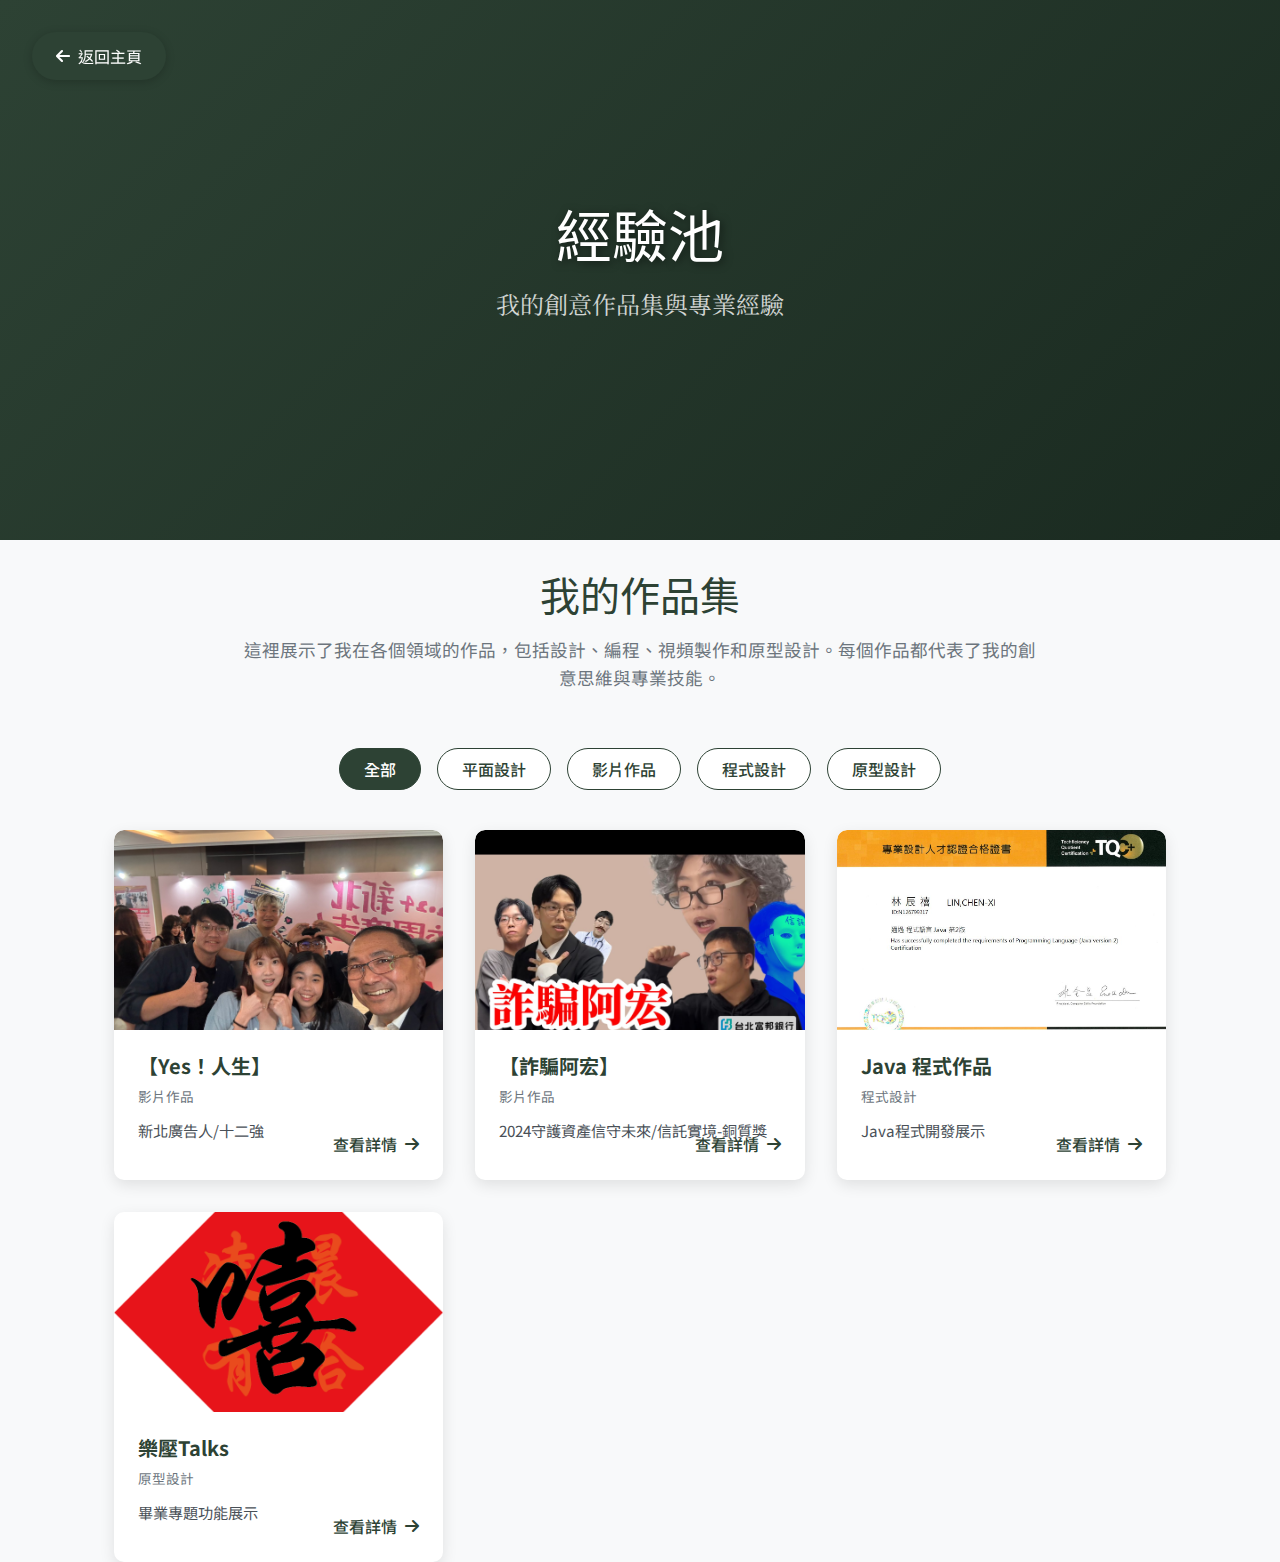
<file: expool.html>
<!DOCTYPE html>
<html lang="zh-TW">
<head>
    <meta charset="UTF-8">
    <meta name="viewport" content="width=device-width, initial-scale=1.0">
    <title>經驗池 - LIN CHEN XI</title>
    <link rel="stylesheet" href="normalize.css">
    <link rel="stylesheet" href="https://cdnjs.cloudflare.com/ajax/libs/font-awesome/6.7.2/css/all.min.css">
    <link rel="preconnect" href="https://fonts.googleapis.com">
    <link rel="preconnect" href="https://fonts.gstatic.com" crossorigin>
    <link rel="stylesheet" href="https://cdn.jsdelivr.net/npm/bootstrap@5.3.3/dist/css/bootstrap.min.css">
    <link href="https://fonts.googleapis.com/css2?family=Black+Ops+One&family=Holtwood+One+SC&family=Inter:ital,opsz,wght@0,14..32,100..900;1,14..32,100..900&family=Noto+Sans+TC:wght@100..900&family=Noto+Serif+TC:wght@200..900&family=Syne:wght@400..800&display=swap" rel="stylesheet">
    <link rel="shortcut icon" href="image/0xchaLogo.webp" type="image/x-icon">
    <link rel="stylesheet" href="styles.css">
    <link rel="stylesheet" href="expool.css">
</head>
<body>
    <a href="index.html" class="back-to-main">
        <i class="fas fa-arrow-left"></i> 返回主頁
    </a>
    
    <header class="portfolio-header">
        <div class="container text-center">
            <h1 class="portfolio-title">經驗池</h1>
            <p class="portfolio-subtitle">我的創意作品集與專業經驗</p>
        </div>
    </header>
    
    <section class="container">
        <h2 class="section-title">我的作品集</h2>
        <p class="section-description">這裡展示了我在各個領域的作品，包括設計、編程、視頻製作和原型設計。每個作品都代表了我的創意思維與專業技能。</p>
        
        <div class="filter-container">
            <button class="filter-btn active" data-filter="all">全部</button>
            <button class="filter-btn" data-filter="design">平面設計</button>
            <button class="filter-btn" data-filter="video">影片作品</button>
            <button class="filter-btn" data-filter="code">程式設計</button>
            <button class="filter-btn" data-filter="prototype">原型設計</button>
        </div>
        
        <div class="portfolio-items">
            <!-- 平面設計作品 -->
            <!-- <div class="portfolio-item" data-category="design">
                <img src="image/NTPCADC.jpg" alt="平面設計作品" class="portfolio-item-img">
                <div class="portfolio-item-content">
                    <h3 class="portfolio-item-title">【Yes！人生】</h3>
                    <span class="portfolio-item-category">平面設計</span>
                    <p class="portfolio-item-description">新北廣告人/十二強</p>
                    <a href="#" class="portfolio-item-link" data-bs-toggle="modal" data-bs-target="#modal-design1">查看詳情 <i class="fas fa-arrow-right"></i></a>
                </div>
            </div>
            
            <div class="portfolio-item" data-category="design">
                <img src="image/Fubon.jpg" alt="平面設計作品" class="portfolio-item-img">
                <div class="portfolio-item-content">
                    <h3 class="portfolio-item-title">【詐騙阿宏】</h3>
                    <span class="portfolio-item-category">平面設計</span>
                    <p class="portfolio-item-description">2024守護資產信守未來/信託實境-銅質獎</p>
                    <a href="#" class="portfolio-item-link" data-bs-toggle="modal" data-bs-target="#modal-design2">查看詳情 <i class="fas fa-arrow-right"></i></a>
                </div>
            </div> -->
            
            <!-- 影片作品 -->
            <div class="portfolio-item" data-category="video">
                <div class="portfolio-video-container">
                    <img src="image/NTPCADC.jpg" alt="Yes!人生" class="portfolio-item-img">
                </div>
                <div class="portfolio-item-content">
                    <h3 class="portfolio-item-title">【Yes！人生】</h3>
                    <span class="portfolio-item-category">影片作品</span>
                    <p class="portfolio-item-description">新北廣告人/十二強</p>
                    <a href="#" class="portfolio-item-link" data-bs-toggle="modal" data-bs-target="#modal-design1">查看詳情 <i class="fas fa-arrow-right"></i></a>
                </div>
            </div>
            
            <div class="portfolio-item" data-category="video">
                <div class="portfolio-video-container">
                    <img src="image/Fubon.jpg" alt="詐騙阿宏" class="portfolio-item-img">
                </div>
                <div class="portfolio-item-content">
                    <h3 class="portfolio-item-title">【詐騙阿宏】</h3>
                    <span class="portfolio-item-category">影片作品</span>
                    <p class="portfolio-item-description">2024守護資產信守未來/信託實境-銅質獎</p>
                    <a href="#" class="portfolio-item-link" data-bs-toggle="modal" data-bs-target="#modal-design2">查看詳情 <i class="fas fa-arrow-right"></i></a>
                </div>
            </div>
            
            
            <!-- 程式設計作品 -->
            <div class="portfolio-item" data-category="code">
                <img src="image/Java Certificate.jpg" alt="Java程式設計" class="portfolio-item-img">
                <div class="portfolio-item-content">
                    <h3 class="portfolio-item-title">Java 程式作品</h3>
                    <span class="portfolio-item-category">程式設計</span>
                    <p class="portfolio-item-description">Java程式開發展示</p>
                    <a href="#" class="portfolio-item-link" data-bs-toggle="modal" data-bs-target="#modal-code1">查看詳情 <i class="fas fa-arrow-right"></i></a>
                </div>
            </div>
            
            <!-- 原型設計作品 -->
            <!-- <div class="portfolio-item" data-category="prototype">
                <img src="image/RWD Certificate.jpg" alt="原型設計" class="portfolio-item-img">
                <div class="portfolio-item-content">
                    <h3 class="portfolio-item-title">網頁原型設計</h3>
                    <span class="portfolio-item-category">原型設計</span>
                    <p class="portfolio-item-description">響應式網頁原型設計</p>
                    <a href="#" class="portfolio-item-link" data-bs-toggle="modal" data-bs-target="#modal-prototype1">查看詳情 <i class="fas fa-arrow-right"></i></a>
                </div>
            </div> -->
            
            <!-- Figma原型 -->
            <div class="portfolio-item" data-category="prototype">
                <img src="image/0xchaLogo.webp" alt="Figma原型" class="portfolio-item-img">
                <div class="portfolio-item-content">
                    <h3 class="portfolio-item-title">樂壓Talks</h3>
                    <span class="portfolio-item-category">原型設計</span>
                    <p class="portfolio-item-description">畢業專題功能展示</p>
                    <a href="#" class="portfolio-item-link" data-bs-toggle="modal" data-bs-target="#modal-figma">查看詳情 <i class="fas fa-arrow-right"></i></a>
                </div>
            </div>
        </div>
    </section>
    
    <!-- 模态框 -->
    <!-- Yes!人生模态框 -->
    <div class="modal fade" id="modal-design1" tabindex="-1" aria-hidden="true">
        <div class="modal-dialog modal-lg modal-dialog-centered">
            <div class="modal-content">
                <div class="modal-header">
                    <h5 class="modal-title">【Yes！人生】</h5>
                    <button type="button" class="btn-close" data-bs-dismiss="modal" aria-label="Close"></button>
                </div>
                <div class="modal-body">
                    <div class="ratio ratio-16x9">
                        <img src="image/NTPCADC.jpg" alt="Yes!人生">
                    </div>
                    <h4>新北廣告人/十二強</h4>
                    <p>
                        這部影片作品是我參加新北廣告人大賽的參賽作品，經過激烈競爭後成功入圍十二強。影片以正向積極的生活態度為核心，透過視覺敘事傳達「Yes！人生」的理念，鼓勵人們面對生活中的挑戰時保持樂觀。
                    </p>
                    <p>
                        在製作過程中，我注重影片的節奏感和情感表達，使用了多樣的拍攝手法和後期製作技巧，使整體視覺效果既現代又富有感染力。這次比賽也讓我對影片製作和商業廣告有了更深入的理解。
                    </p>
                </div>
                <div class="modal-footer">
                    <a href="https://youtu.be/FvHjpDHZheI?si=476wGRWoyI6Ovgwl" target="_blank" class="btn btn-primary me-2">在YouTube觀看</a>
                    <button type="button" class="btn btn-secondary" data-bs-dismiss="modal">關閉</button>
                </div>
            </div>
        </div>
    </div>
    
    <div class="modal fade" id="modal-design2" tabindex="-1" aria-hidden="true">
        <div class="modal-dialog modal-lg modal-dialog-centered">
            <div class="modal-content">
                <div class="modal-header">
                    <h5 class="modal-title">【詐騙阿宏】</h5>
                    <button type="button" class="btn-close" data-bs-dismiss="modal" aria-label="Close"></button>
                </div>
                <div class="modal-body">
                    <div class="ratio ratio-16x9">
                        <img src="image/Fubon.jpg" alt="詐騙阿宏">
                    </div>
                    <h4>2024守護資產信守未來/信託實境-銅質獎</h4>
                    <p>
                        本影片作品以「詐騙阿宏」為主題，參加2024守護資產信守未來競賽，並榮獲信託實境組銅質獎。影片通過引人入勝的故事情節和視覺效果，提醒大眾關注防詐騙議題，同時宣導資產信託的重要性。
                    </p>
                    <p>
                        我在影片製作中融入了現代社會常見的詐騙手法，通過生動的劇情演繹和後期剪輯，突顯出信託服務的保障作用，希望能以創意方式提高人們的防詐意識，保護個人財產安全。
                    </p>
                </div>
                <div class="modal-footer">
                    <a href="https://youtu.be/TYDBLesjPME?si=JJzgN0yZVT1k1rtq" target="_blank" class="btn btn-primary me-2">在YouTube觀看</a>
                    <button type="button" class="btn btn-secondary" data-bs-dismiss="modal">關閉</button>
                </div>
            </div>
        </div>
    </div>
    
    <!-- 影片作品模态框 -->
    <div class="modal fade" id="modal-video1" tabindex="-1" aria-hidden="true">
        <div class="modal-dialog modal-lg modal-dialog-centered">
            <div class="modal-content">
                <div class="modal-header">
                    <h5 class="modal-title">3D列印教學</h5>
                    <button type="button" class="btn-close" data-bs-dismiss="modal" aria-label="Close"></button>
                </div>
                <div class="modal-body">
                    <video src="image/muza.mp4" controls class="w-100"></video>
                    <h4>木柵國小3D列印社課程展示</h4>
                    <p>
                        這段影片展示了我在木柵國小3D列印社擔任外聘教師時的教學成果。影片記錄了小學生們學習使用Tinkercad進行3D建模設計的過程，以及他們完成的作品。
                    </p>
                    <p>
                        透過這門課程，學生們不僅學習到了基礎3D建模技術，還培養了空間思維和創意表達能力。課程設計融合了理論與實踐，讓孩子們能夠親手將自己的想法轉化為實體模型。
                    </p>
                </div>
                <div class="modal-footer">
                    <button type="button" class="btn btn-secondary" data-bs-dismiss="modal">關閉</button>
                </div>
            </div>
        </div>
    </div>
    
    <!-- 程式設計模态框 -->
    <div class="modal fade" id="modal-code1" tabindex="-1" aria-hidden="true">
        <div class="modal-dialog modal-lg modal-dialog-centered">
            <div class="modal-content">
                <div class="modal-header">
                    <h5 class="modal-title">Java 程式作品</h5>
                    <button type="button" class="btn-close" data-bs-dismiss="modal" aria-label="Close"></button>
                </div>
                <div class="modal-body">
                    <img src="image/Java Certificate.jpg" alt="Java程式設計">
                    <h4>Java程式開發展示</h4>
                    <p>
                        這是我使用Java開發的應用程式，展示了我在程式設計方面的專業能力。我通過TQC+程式語言Java認證（證書編號：1130102），證明了我對Java程式語言的熟練掌握。
                    </p>
                    <p>
                        在這個項目中，我運用了物件導向程式設計原則，實現了功能完善、結構清晰的應用程式。通過這個項目，我不僅提升了技術能力，還培養了解決複雜問題的思維方式。
                    </p>
                    <pre class="bg-light text-primary p-3 mt-3">
// Java示例代碼
public class DemoApplication {
    public static void main(String[] args) {
        System.out.println("Welcome to my Java portfolio!");
        
        // 創建並運行示範項目
        Project myProject = new Project("Portfolio Demo");
        myProject.start();
    }
}
                    </pre>
                </div>
                <div class="modal-footer">
                    <button type="button" class="btn btn-secondary" data-bs-dismiss="modal">關閉</button>
                </div>
            </div>
        </div>
    </div>
    
    <!-- 原型設計模态框 -->
    <div class="modal fade" id="modal-prototype1" tabindex="-1" aria-hidden="true">
        <div class="modal-dialog modal-lg modal-dialog-centered">
            <div class="modal-content">
                <div class="modal-header">
                    <h5 class="modal-title">網頁原型設計</h5>
                    <button type="button" class="btn-close" data-bs-dismiss="modal" aria-label="Close"></button>
                </div>
                <div class="modal-body">
                    <img src="image/RWD Certificate.jpg" alt="原型設計">
                    <h4>響應式網頁原型設計</h4>
                    <p>
                        這是我設計的網頁原型，展示了我在響應式網頁設計方面的能力。我通過TQC+響應式網頁設計與製作認證（證書編號：1130522），證明了我在網頁設計領域的專業水準。
                    </p>
                    <p>
                        這個原型特別注重使用者體驗和響應式佈局，確保網站在不同設備上都能提供最佳的瀏覽體驗。我運用了現代網頁技術和設計原則，創造出既美觀又實用的網頁界面。
                    </p>
                </div>
                <div class="modal-footer">
                    <button type="button" class="btn btn-secondary" data-bs-dismiss="modal">關閉</button>
                </div>
            </div>
        </div>
    </div>
    
    <!-- Figma模态框 -->
    <div class="modal fade" id="modal-figma" tabindex="-1" aria-hidden="true">
        <div class="modal-dialog modal-lg modal-dialog-centered">
            <div class="modal-content">
                <div class="modal-header">
                    <h5 class="modal-title">Figma原型設計</h5>
                    <button type="button" class="btn-close" data-bs-dismiss="modal" aria-label="Close"></button>
                </div>
                <div class="modal-body">
                    <div class="ratio ratio-16x9">
                        <iframe style="border: 1px solid rgba(0, 0, 0, 0.1);" src="https://embed.figma.com/proto/bfjP8rblzKwOFEck4N7nBP/Untitled?node-id=2-12&starting-point-node-id=2%3A12&embed-host=share" allowfullscreen></iframe>
                    </div>
                    <h4 class="mt-3">互動式原型設計</h4>
                    <p>
                        這是我使用Figma設計的互動原型，展示了我在UI/UX設計方面的專業能力。這個原型關注用戶體驗和視覺美感，通過精心設計的交互方式，為用戶提供直觀且愉悅的使用體驗。
                    </p>
                    <p>
                        在設計過程中，我注重色彩搭配、排版結構和交互流程，確保整體設計既美觀又實用。透過Figma平台，我能夠高效地將設計理念轉化為可互動的原型，方便與團隊成員和客戶進行溝通。
                    </p>
                </div>
                <div class="modal-footer">
                    <button type="button" class="btn btn-secondary" data-bs-dismiss="modal">關閉</button>
                </div>
            </div>
        </div>
    </div>

    <script src="https://cdn.jsdelivr.net/npm/bootstrap@5.3.3/dist/js/bootstrap.bundle.min.js"></script>
    <script>
        document.addEventListener('DOMContentLoaded', function() {
            // 分類篩選功能
            const filterButtons = document.querySelectorAll('.filter-btn');
            const portfolioItems = document.querySelectorAll('.portfolio-item');
            
            // YouTube影片錯誤處理
            const iframes = document.querySelectorAll('iframe[src*="youtube.com"]');
            iframes.forEach(iframe => {
                iframe.addEventListener('error', function() {
                    const errorDiv = document.createElement('div');
                    errorDiv.className = 'alert alert-warning';
                    errorDiv.innerHTML = '影片載入失敗。請<a href="' + iframe.src + '" target="_blank">點擊此處</a>在YouTube觀看。';
                    iframe.parentNode.appendChild(errorDiv);
                });
            });
            
            filterButtons.forEach(button => {
                button.addEventListener('click', function() {
                    // 移除所有按鈕的active狀態
                    filterButtons.forEach(btn => btn.classList.remove('active'));
                    // 添加當前按鈕的active狀態
                    this.classList.add('active');
                    
                    const filter = this.getAttribute('data-filter');
                    
                    portfolioItems.forEach(item => {
                        if (filter === 'all') {
                            item.classList.remove('hidden');
                        } else {
                            if (item.getAttribute('data-category') === filter) {
                                item.classList.remove('hidden');
                            } else {
                                item.classList.add('hidden');
                            }
                        }
                    });
                });
            });
            
            // 自動播放影片
            const videos = document.querySelectorAll('.portfolio-video');
            
            // 在視窗中顯示時播放影片
            const observer = new IntersectionObserver((entries) => {
                entries.forEach(entry => {
                    if (entry.isIntersecting) {
                        entry.target.play();
                    } else {
                        entry.target.pause();
                    }
                });
            }, { threshold: 0.5 });
            
            videos.forEach(video => {
                observer.observe(video);
            });
        });
    </script>
</body>
</html>
</file>
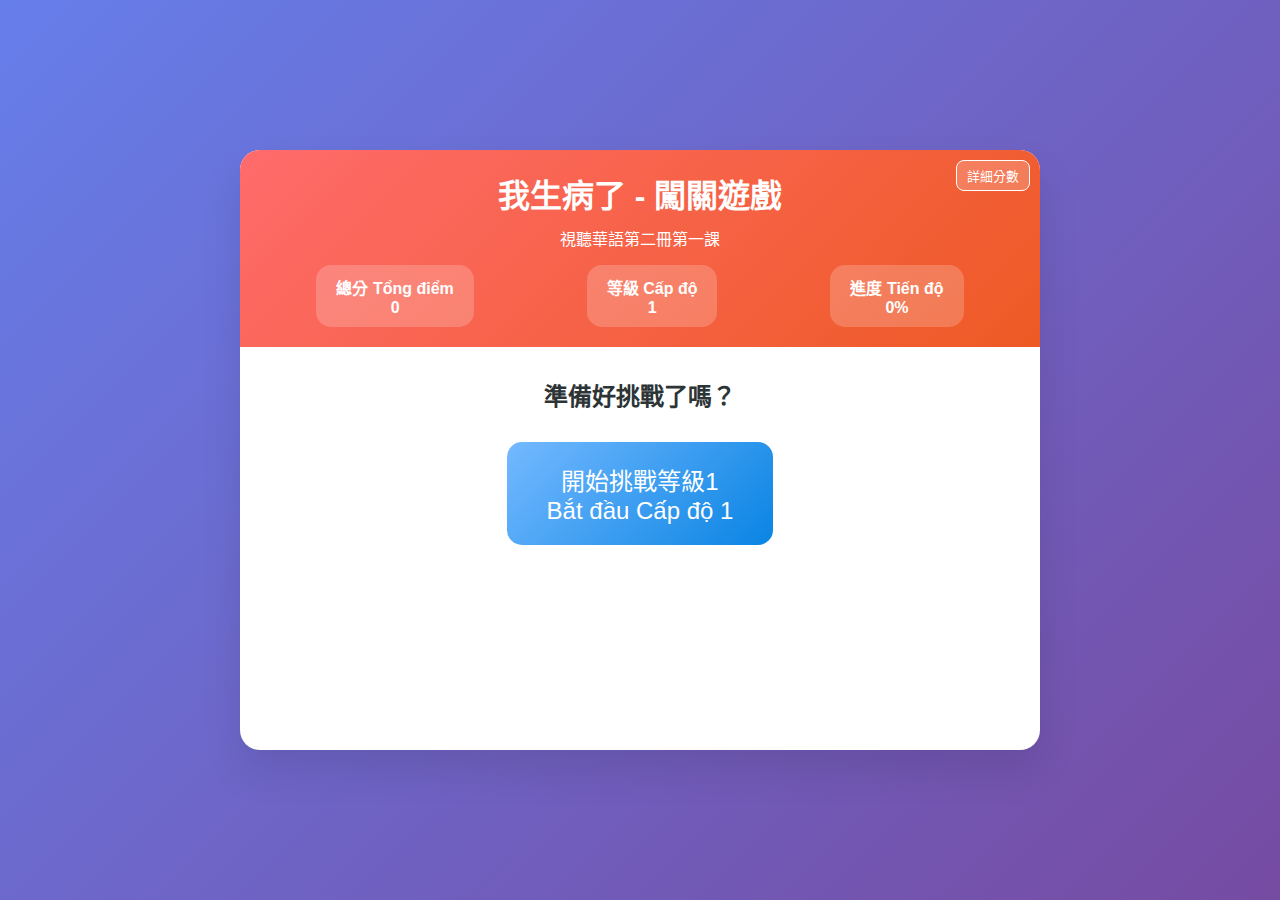
<file: Q2B1.html>
<!DOCTYPE html>
<html lang="zh-TW">
<head>
    <meta charset="UTF-8">
    <meta name="viewport" content="width=device-width, initial-scale=1.0">
    <title>我生病了 - 闖關遊戲</title>
    <style>
        * {
            margin: 0;
            padding: 0;
            box-sizing: border-box;
        }
        body {
            font-family: 'Microsoft YaHei', Arial, sans-serif;
            background: linear-gradient(135deg, #667eea 0%, #764ba2 100%);
            min-height: 100vh;
            display: flex;
            justify-content: center;
            align-items: center;
            padding: 20px 0;
        }
        .game-container {
            max-width: 800px;
            width: 90%;
            background: white;
            border-radius: 20px;
            box-shadow: 0 20px 40px rgba(0,0,0,0.1);
            overflow: hidden;
            min-height: 600px;
        }
        .header {
            background: linear-gradient(135deg, #ff6b6b, #ee5a24);
            color: white;
            padding: 20px;
            text-align: center;
            position: relative;
        }
        .header h1 { font-size: 2em; margin-bottom: 10px; }
        .score-board {
            display: flex;
            justify-content: space-around;
            margin-top: 15px;
        }
        .score-item {
            background: rgba(255,255,255,0.2);
            padding: 10px 20px;
            border-radius: 15px;
            font-weight: bold;
        }
        #score-details-btn {
            position: absolute;
            top: 10px;
            right: 10px;
            background: rgba(255,255,255,0.2);
            color: white;
            border: 1px solid white;
            padding: 5px 10px;
            border-radius: 8px;
            cursor: pointer;
            font-size: 0.8em;
        }
        .game-content { padding: 30px; }
        .game-area { display: none; animation: fadeIn 0.5s ease-in; }
        .game-area.active { display: block; }
        @keyframes fadeIn {
            from { opacity: 0; transform: translateY(20px); }
            to { opacity: 1; transform: translateY(0); }
        }
        .level-selector { text-align: center; }
        .level-btn {
            background: linear-gradient(135deg, #74b9ff, #0984e3);
            color: white;
            border: none;
            padding: 20px 40px;
            border-radius: 15px;
            font-size: 1.5em;
            cursor: pointer;
            transition: transform 0.3s, box-shadow 0.3s;
        }
        .level-btn:hover {
            transform: translateY(-5px);
            box-shadow: 0 10px 25px rgba(0,0,0,0.2);
        }
        .vocab-game { display: grid; grid-template-columns: 1fr 1fr; gap: 30px; }
        .vocab-column { background: #f8f9fa; padding: 20px; border-radius: 15px; }
        .vocab-item {
            background: white; padding: 15px; margin: 10px 0; border-radius: 10px; cursor: pointer;
            transition: all 0.3s; border: 2px solid transparent; text-align: center; font-size: 1.1em;
        }
        .vocab-item:hover { box-shadow: 0 5px 15px rgba(0,0,0,0.1); transform: translateY(-2px); }
        .vocab-item.selected { border-color: #74b9ff; background: #e3f2fd; }
        .vocab-item.correct { border-color: #00b894; background: #d4edda; animation: bounce 0.6s; pointer-events: none; }
        .vocab-item.wrong { border-color: #e17055; background: #f8d7da; animation: shake 0.6s; }
        @keyframes bounce { 0%, 20%, 53%, 80%, 100% { transform: translate3d(0,0,0); } 40%, 43% { transform: translate3d(0, -20px, 0); } 70% { transform: translate3d(0, -10px, 0); } 90% { transform: translate3d(0, -4px, 0); } }
        @keyframes shake { 0%, 100% { transform: translateX(0); } 10%, 30%, 50%, 70%, 90% { transform: translateX(-5px); } 20%, 40%, 60%, 80% { transform: translateX(5px); } }
        .grammar-game { background: #f8f9fa; padding: 25px; border-radius: 15px; }
        .question { background: white; padding: 20px; border-radius: 10px; margin-bottom: 20px; font-size: 1.2em; line-height: 1.6; }
        .options { display: grid; grid-template-columns: repeat(auto-fit, minmax(200px, 1fr)); gap: 15px; }
        .option { background: white; border: 2px solid #e9ecef; padding: 15px; border-radius: 10px; cursor: pointer; text-align: center; transition: all 0.3s; }
        .option:hover { border-color: #74b9ff; background: #e3f2fd; }
        .option.correct { border-color: #00b894; background: #d4edda; }
        .option.wrong { border-color: #e17055; background: #f8d7da; }
        .control-buttons { display: flex; justify-content: center; gap: 15px; margin-top: 20px; }
        .btn {
            background: linear-gradient(135deg, #74b9ff, #0984e3); color: white; border: none; padding: 12px 25px;
            border-radius: 10px; cursor: pointer; font-size: 1em; transition: all 0.3s;
        }
        .btn:hover { transform: translateY(-2px); box-shadow: 0 5px 15px rgba(0,0,0,0.2); }
        .btn.secondary { background: linear-gradient(135deg, #636e72, #2d3436); }
        .btn.success { background: linear-gradient(135deg, #00b894, #00a085); }
        .progress-bar { background: #e9ecef; height: 8px; border-radius: 4px; margin: 20px 0; overflow: hidden; }
        .progress-fill { background: linear-gradient(135deg, #00b894, #00a085); height: 100%; border-radius: 4px; transition: width 0.5s ease; }
        .feedback { text-align: center; padding: 20px; margin: 20px 0; border-radius: 10px; font-size: 1.1em; font-weight: bold; }
        .feedback.success { background: #d4edda; color: #155724; border: 1px solid #c3e6cb; }
        .feedback.error { background: #f8d7da; color: #721c24; border: 1px solid #f5c6cb; }
        .completion-screen { text-align: center; padding: 40px; }
        .completion-screen h2 { color: #00b894; margin-bottom: 20px; font-size: 2em; }
        .final-score { font-size: 1.5em; margin: 20px 0; color: #2d3436; }
        .chinese-text { font-size: 1.3em; line-height: 1.8; margin: 10px 0; }
        .vietnamese-text { color: #636e72; font-style: italic; margin: 5px 0; }
        .pinyin { color: #74b9ff; font-size: 0.9em; margin: 5px 0; }
        /* Modal Styles */
        .modal {
            display: none; position: fixed; z-index: 1000; left: 0; top: 0; width: 100%; height: 100%;
            overflow: auto; background-color: rgba(0,0,0,0.5);
            animation: fadeIn 0.3s;
        }
        .modal-content {
            background-color: #fefefe; margin: 15% auto; padding: 20px; border: 1px solid #888;
            width: 80%; max-width: 500px; border-radius: 15px;
        }
        .close-btn { color: #aaa; float: right; font-size: 28px; font-weight: bold; cursor: pointer; }
        .score-details-table { width: 100%; border-collapse: collapse; margin-top: 20px; }
        .score-details-table th, .score-details-table td { border: 1px solid #ddd; padding: 12px; text-align: center; }
        .score-details-table th { background-color: #74b9ff; color: white; }
    </style>
</head>
<body>
    <div class="game-container">
        <div class="header">
            <button id="score-details-btn" onclick="showScoreDetails()">詳細分數</button>
            <h1>我生病了 - 闖關遊戲</h1>
            <p>視聽華語第二冊第一課</p>
            <div class="score-board">
                <div class="score-item">
                    <div>總分 Tổng điểm</div>
                    <div id="score">0</div>
                </div>
                <div class="score-item">
                    <div>等級 Cấp độ</div>
                    <div id="level">1</div>
                </div>
                <div class="score-item">
                    <div>進度 Tiến độ</div>
                    <div id="progress">0%</div>
                </div>
            </div>
        </div>

        <div class="game-content">
            <div id="main-menu" class="game-area active">
                <h2 style="text-align: center; margin-bottom: 30px; color: #2d3436;">準備好挑戰了嗎？</h2>
                <div class="level-selector">
                    <button id="start-btn" class="level-btn" onclick="startLevel(1)">
                        <div>開始挑戰等級1</div>
                        <div>Bắt đầu Cấp độ 1</div>
                    </button>
                </div>
            </div>

            <div id="vocab-game" class="game-area">
                <h2 style="text-align: center; margin-bottom: 10px;">第一關：詞彙配對 (Cấp 1: Ghép từ vựng)</h2>
                <div class="progress-bar"><div class="progress-fill" id="vocab-progress" style="width: 0%"></div></div>
                <div id="vocab-feedback" class="feedback" style="display: none;"></div>
                <div class="vocab-game" id="vocab-container"></div>
                <div class="control-buttons">
                    <button class="btn secondary" onclick="showMainMenu()">返回主選單</button>
                </div>
            </div>

            <div id="grammar-game" class="game-area">
                <h2 style="text-align: center; margin-bottom: 10px;">第二關：文法練習 (Cấp 2: Luyện tập ngữ pháp)</h2>
                <div class="progress-bar"><div class="progress-fill" id="grammar-progress" style="width: 0%"></div></div>
                <div class="grammar-game">
                    <div class="question" id="grammar-question"></div>
                    <div class="options" id="grammar-options"></div>
                </div>
                <div id="grammar-feedback" class="feedback" style="display: none;"></div>
                <div class="control-buttons">
                    <button class="btn secondary" onclick="showMainMenu()">返回主選單</button>
                    <button class="btn" id="next-grammar" onclick="nextGrammarQuestion()" style="display: none;">下一題</button>
                </div>
            </div>
            
            <div id="completion-screen" class="game-area">
                <div class="completion-screen">
                    <h2 id="completion-title">恭喜完成！</h2>
                    <div class="final-score" id="final-score"></div>
                    <div style="margin: 30px 0;">
                        <div class="chinese-text" id="completion-text">你做得很好！繼續加油！</div>
                        <div class="vietnamese-text" id="completion-viet-text">Bạn làm rất tốt! Hãy tiếp tục cố gắng!</div>
                    </div>
                    <button class="btn success" id="next-level-btn" onclick="startLevel(2)">挑戰等級2</button>
                    <button class="btn secondary" onclick="showMainMenu()">返回主選單</button>
                </div>
            </div>
        </div>
    </div>

    <div id="score-modal" class="modal">
        <div class="modal-content">
            <span class="close-btn" onclick="closeScoreDetails()">&times;</span>
            <h2>分數詳情 (Chi tiết điểm số)</h2>
            <table class="score-details-table">
                <thead>
                    <tr>
                        <th>等級</th>
                        <th>關卡</th>
                        <th>分數</th>
                    </tr>
                </thead>
                <tbody id="score-details-body">
                    </tbody>
            </table>
        </div>
    </div>

    <script>
    // --- 遊戲數據 ---
    const vocabData_L1 = [
        { chinese: '生病', pinyin: 'shēngbìng', vietnamese: 'bị bệnh' },
        { chinese: '週末', pinyin: 'zhōumò', vietnamese: 'cuối tuần' },
        { chinese: '怎麼了', pinyin: 'zěnmele', vietnamese: 'sao thế?' },
        { chinese: '舒服', pinyin: 'shūfú', vietnamese: 'thoải mái' },
        { chinese: '醫生', pinyin: 'yīshēng', vietnamese: 'bác sĩ' },
        { chinese: '感冒', pinyin: 'gǎnmào', vietnamese: 'cảm cúm' },
        { chinese: '藥', pinyin: 'yào', vietnamese: 'thuốc' },
        { chinese: '沒事兒', pinyin: 'méishìr', vietnamese: 'không sao' },
    ];
    const grammarQuestions_L1 = [
        { question: '你這個週末要到哪裡去玩？', options: ['我沒到哪裡去', '我沒有要到哪裡去', '我不到哪裡去', '我沒到什麼地方'], correct: 1, explanation: '使用「沒有到哪裡去」表示沒有去任何地方' },
        { question: '你有什麼事嗎？', options: ['我沒事什麼', '我沒什麼事', '我不什麼事', '我沒有事什麼'], correct: 1, explanation: '「沒什麼事」表示沒有什麼事情' },
        { question: '那個電影不怎麼好看。這句話的意思是：', options: ['電影很好看', '電影不太好看', '電影很不好看', '不知道電影好不好看'], correct: 1, explanation: '「不怎麼」表示程度不高，即「不太」的意思' },
        { question: '他明天_____回國了。', options: ['要', '就要', '想', '可以'], correct: 1, explanation: '「就要」表示即將發生的動作' },
    ];

    const vocabData_L2 = [
        { chinese: '放假', pinyin: 'fàngjià', vietnamese: 'nghỉ phép' },
        { chinese: '打算', pinyin: 'dǎsuàn', vietnamese: 'dự định' },
        { chinese: '鄉下', pinyin: 'xiāngxià', vietnamese: 'nông thôn' },
        { chinese: '也許', pinyin: 'yěxǔ', vietnamese: 'có lẽ' },
        { chinese: '可能', pinyin: 'kěnéng', vietnamese: 'có thể' },
        { chinese: '滑雪', pinyin: 'huáxuě', vietnamese: 'trượt tuyết' },
        { chinese: '特別', pinyin: 'tèbié', vietnamese: 'đặc biệt' },
        { chinese: '小心', pinyin: 'xiǎoxīn', vietnamese: 'cẩn thận' },
    ];
    const grammarQuestions_L2 = [
        { question: '你放心，我已經開車____十年了', options: ['開', '開了', '駛了', '駕駛'], correct: 2, explanation: '出現「已經」表示直到現在十年了，所以要用兩個「了」' },
        { question: '除了唱歌_____，他還會跳舞。', options: ['以外', '以內', '以前', '以後'], correct: 0, explanation: '「除了...以外」是固定搭配，表示 "besides"。' },
        { question: '我功課做完了，_____你還沒做完？', options: ['怎麼', '什麼', '哪裡', '誰'], correct: 0, explanation: '「怎麼」在這裡帶有驚訝或詢問原因的語氣。' },
        { question: '你要是想看電影，_____早點告訴我。', options: ['才', '就', '再', '也'], correct: 1, explanation: '「要是...就...」是假設條件的固定句式。' },
    ];

    // --- 遊戲狀態變數 ---
    let gameState = {
        currentLevel: 1,
        activeGame: null, // 'vocab' or 'grammar'
        levelScore: 0,
        scores: {
            level1: { vocab: 0, grammar: 0, completed: false },
            level2: { vocab: 0, grammar: 0, completed: false }
        },
        // 用於遊戲內部追蹤
        vocabPairs: [],
        selectedVocab: null,
        grammarData: [],
        currentGrammarIndex: 0
    };

    // --- 核心遊戲流程 ---
    function startLevel(level) {
        gameState.currentLevel = level;
        gameState.levelScore = 0;
        
        // 重置該等級的分數記錄
        gameState.scores[`level${level}`].vocab = 0;
        gameState.scores[`level${level}`].grammar = 0;
        
        updateScoreBoard();
        initVocabGame();
    }

    function levelComplete() {
        const level = gameState.currentLevel;
        gameState.scores[`level${level}`].completed = true;
        hideAllGameAreas();
        
        document.getElementById('completion-title').innerText = `恭喜完成等級 ${level}！`;
        document.getElementById('final-score').innerText = `本級總分 (Tổng điểm cấp này): ${gameState.levelScore}`;
        
        const nextLevelBtn = document.getElementById('next-level-btn');
        if (level === 1 && !gameState.scores.level2.completed) {
            document.getElementById('completion-text').innerText = '準備好挑戰更難的等級了嗎？';
            document.getElementById('completion-viet-text').innerText = 'Sẵn sàng thử thách cấp độ khó hơn chưa?';
            nextLevelBtn.style.display = 'inline-block';
            nextLevelBtn.onclick = () => startLevel(2);
        } else {
            document.getElementById('completion-text').innerText = '你已完成所有挑戰，太棒了！';
            document.getElementById('completion-viet-text').innerText = 'Bạn đã hoàn thành tất cả thử thách, tuyệt vời!';
            nextLevelBtn.style.display = 'none';
        }
        
        document.getElementById('completion-screen').classList.add('active');
        saveGameState();
    }

    // --- UI 更新 & 管理 ---
    function updateScoreBoard() {
        document.getElementById('score').textContent = gameState.levelScore;
        document.getElementById('level').textContent = gameState.currentLevel;

        let progress = 0;
        if (gameState.activeGame === 'vocab') {
            const matched = gameState.vocabPairs.filter(p => p.chinese.matched).length;
            const total = gameState.vocabPairs.length;
            if (total > 0) {
                progress = (matched / total) * 50; // 詞彙佔50%
            }
        } else if (gameState.activeGame === 'grammar') {
            const total = gameState.grammarData.length;
            if (total > 0) {
                progress = 50 + (gameState.currentGrammarIndex / total) * 50; // 文法佔50%
            }
        }
        document.getElementById('progress').textContent = Math.round(progress) + '%';
    }

    function showMainMenu() {
        hideAllGameAreas();
        const startBtn = document.getElementById('start-btn');
        if(gameState.scores.level1.completed && !gameState.scores.level2.completed) {
            startBtn.innerHTML = '<div>開始挑戰等級2</div><div>Bắt đầu Cấp độ 2</div>';
            startBtn.onclick = () => startLevel(2);
        } else if (gameState.scores.level2.completed) {
            startBtn.innerHTML = '<div>重新挑戰</div><div>Thử thách lại</div>';
            startBtn.onclick = () => {
                resetGame();
                startLevel(1);
            };
        }
        else {
             startBtn.innerHTML = '<div>開始挑戰等級1</div><div>Bắt đầu Cấp độ 1</div>';
             startBtn.onclick = () => startLevel(1);
        }
        document.getElementById('main-menu').classList.add('active');
    }

    function hideAllGameAreas() {
        document.querySelectorAll('.game-area').forEach(area => area.classList.remove('active'));
    }
    
    function showFeedback(elementId, message, type) {
        const feedback = document.getElementById(elementId);
        feedback.innerHTML = message;
        feedback.className = `feedback ${type}`;
        feedback.style.display = 'block';
    }
    
    // --- 詞彙遊戲 (Vocab Game) ---
    function initVocabGame() {
        gameState.activeGame = 'vocab';
        hideAllGameAreas();
        document.getElementById('vocab-game').classList.add('active');
        
        const vocabData = gameState.currentLevel === 1 ? vocabData_L1 : vocabData_L2;
        const shuffledVocab = [...vocabData].sort(() => Math.random() - 0.5).slice(0, 6);

        const chineseWords = shuffledVocab.map((item, index) => ({ id: index, text: item.chinese, pinyin: item.pinyin, type: 'chinese', matched: false }));
        const vietnameseWords = shuffledVocab.map((item, index) => ({ id: index, text: item.vietnamese, type: 'vietnamese', matched: false }));

        gameState.vocabPairs = [{chinese: {matched: false}}]; // dummy for progress bar
        renderVocabGame(chineseWords, vietnameseWords.sort(() => Math.random() - 0.5));
        gameState.vocabPairs = chineseWords.map((c, i) => ({chinese: c, vietnamese: vietnameseWords[i]}));
    }

    function renderVocabGame(chineseWords, vietnameseWords) {
        const container = document.getElementById('vocab-container');
        container.innerHTML = `<div class="vocab-column"><h3 style="text-align:center;">中文</h3><div id="chinese-words"></div></div><div class="vocab-column"><h3 style="text-align:center;">越南文</h3><div id="vietnamese-words"></div></div>`;
        const chineseContainer = document.getElementById('chinese-words');
        const vietnameseContainer = document.getElementById('vietnamese-words');
        
        chineseWords.forEach(word => {
            const div = document.createElement('div');
            div.className = 'vocab-item';
            div.innerHTML = `<div class="chinese-text">${word.text}</div><div class="pinyin">${word.pinyin}</div>`;
            div.onclick = () => selectVocabItem(word, div);
            chineseContainer.appendChild(div);
        });
        vietnameseWords.forEach(word => {
            const div = document.createElement('div');
            div.className = 'vocab-item';
            div.innerHTML = `<div class="vietnamese-text">${word.text}</div>`;
            div.onclick = () => selectVocabItem(word, div);
            vietnameseContainer.appendChild(div);
        });
    }

    function selectVocabItem(word, element) {
        if (word.matched || (gameState.selectedVocab && gameState.selectedVocab.element === element)) return;
        if (!gameState.selectedVocab || gameState.selectedVocab.word.type === word.type) {
            if (gameState.selectedVocab) gameState.selectedVocab.element.classList.remove('selected');
            gameState.selectedVocab = { word, element };
            element.classList.add('selected');
        } else {
            checkVocabMatch(gameState.selectedVocab, { word, element });
        }
    }

    function checkVocabMatch(first, second) {
        document.querySelectorAll('#vocab-container .vocab-item').forEach(el => el.style.pointerEvents = 'none');
        if (first.word.id === second.word.id) {
            first.element.classList.add('correct');
            second.element.classList.add('correct');
            first.word.matched = true;
            second.word.matched = true;
            gameState.levelScore += 10;
            gameState.scores[`level${gameState.currentLevel}`].vocab += 10;
            showFeedback('vocab-feedback', '正確！', 'success');
        } else {
            first.element.classList.add('wrong');
            second.element.classList.add('wrong');
            showFeedback('vocab-feedback', '再試一次！', 'error');
            setTimeout(() => {
                first.element.classList.remove('wrong', 'selected');
                second.element.classList.remove('wrong', 'selected');
            }, 1000);
        }
        gameState.selectedVocab = null;
        updateScoreBoard();
        setTimeout(() => {
            document.querySelectorAll('#vocab-container .vocab-item').forEach(el => el.style.pointerEvents = 'auto');
            const allMatched = gameState.vocabPairs.every(p => p.chinese.matched);
            if (allMatched) {
                setTimeout(initGrammarGame, 1500); // 詞彙完成，自動進入文法
            }
        }, 1200);
    }

    // --- 文法遊戲 (Grammar Game) ---
    function initGrammarGame() {
        gameState.activeGame = 'grammar';
        hideAllGameAreas();
        document.getElementById('grammar-game').classList.add('active');
        document.getElementById('grammar-feedback').style.display = 'none';

        gameState.grammarData = gameState.currentLevel === 1 ? [...grammarQuestions_L1] : [...grammarQuestions_L2];
        gameState.currentGrammarIndex = 0;
        showGrammarQuestion();
    }

    function showGrammarQuestion() {
        updateScoreBoard();
        const questionData = gameState.grammarData[gameState.currentGrammarIndex];
        document.getElementById('grammar-question').innerHTML = `<div class="chinese-text">${questionData.question}</div>`;
        const optionsContainer = document.getElementById('grammar-options');
        optionsContainer.innerHTML = '';
        questionData.options.forEach((optionText, index) => {
            const optionDiv = document.createElement('div');
            optionDiv.className = 'option';
            optionDiv.textContent = optionText;
            optionDiv.onclick = () => checkGrammarAnswer(index, optionDiv);
            optionsContainer.appendChild(optionDiv);
        });
        document.getElementById('next-grammar').style.display = 'none';
        document.getElementById('grammar-feedback').style.display = 'none';
    }

    function checkGrammarAnswer(selectedIndex, selectedElement) {
        const questionData = gameState.grammarData[gameState.currentGrammarIndex];
        const options = document.querySelectorAll('#grammar-options .option');
        options.forEach(opt => opt.onclick = null);

        if (selectedIndex === questionData.correct) {
            selectedElement.classList.add('correct');
            gameState.levelScore += 15;
            gameState.scores[`level${gameState.currentLevel}`].grammar += 15;
            showFeedback('grammar-feedback', '答對了！', 'success');
        } else {
            selectedElement.classList.add('wrong');
            options[questionData.correct].classList.add('correct');
            showFeedback('grammar-feedback', `不對喔！說明：${questionData.explanation}`, 'error');
        }
        updateScoreBoard();
        document.getElementById('next-grammar').style.display = 'inline-block';
    }

    function nextGrammarQuestion() {
        gameState.currentGrammarIndex++;
        if (gameState.currentGrammarIndex < gameState.grammarData.length) {
            showGrammarQuestion();
        } else {
            levelComplete(); // 文法完成，結束本等級
        }
    }

    // --- 分數 Modal & 狀態存儲 ---
    function showScoreDetails() {
        const modal = document.getElementById('score-modal');
        const body = document.getElementById('score-details-body');
        body.innerHTML = '';
        for (let i = 1; i <= 2; i++) {
            const levelData = gameState.scores[`level${i}`];
            body.innerHTML += `
                <tr>
                    <td rowspan="2">等級 ${i}</td>
                    <td>詞彙配對</td>
                    <td>${levelData.vocab}</td>
                </tr>
                <tr>
                    <td>文法練習</td>
                    <td>${levelData.grammar}</td>
                </tr>
            `;
        }
        modal.style.display = "block";
    }
    
    function closeScoreDetails() {
        document.getElementById('score-modal').style.display = "none";
    }

    function saveGameState() {
        localStorage.setItem('chineseGameProgress', JSON.stringify(gameState.scores));
    }
    
    function loadGameState() {
        const savedScores = localStorage.getItem('chineseGameProgress');
        if (savedScores) {
            gameState.scores = JSON.parse(savedScores);
        }
    }
    
    function resetGame() {
        gameState.scores = {
            level1: { vocab: 0, grammar: 0, completed: false },
            level2: { vocab: 0, grammar: 0, completed: false }
        };
        saveGameState();
    }

    window.onclick = function(event) {
        const modal = document.getElementById('score-modal');
        if (event.target == modal) {
            modal.style.display = "none";
        }
    }

    window.onload = () => {
        loadGameState();
        showMainMenu();
    };

    </script>
</body>
</html>
</file>
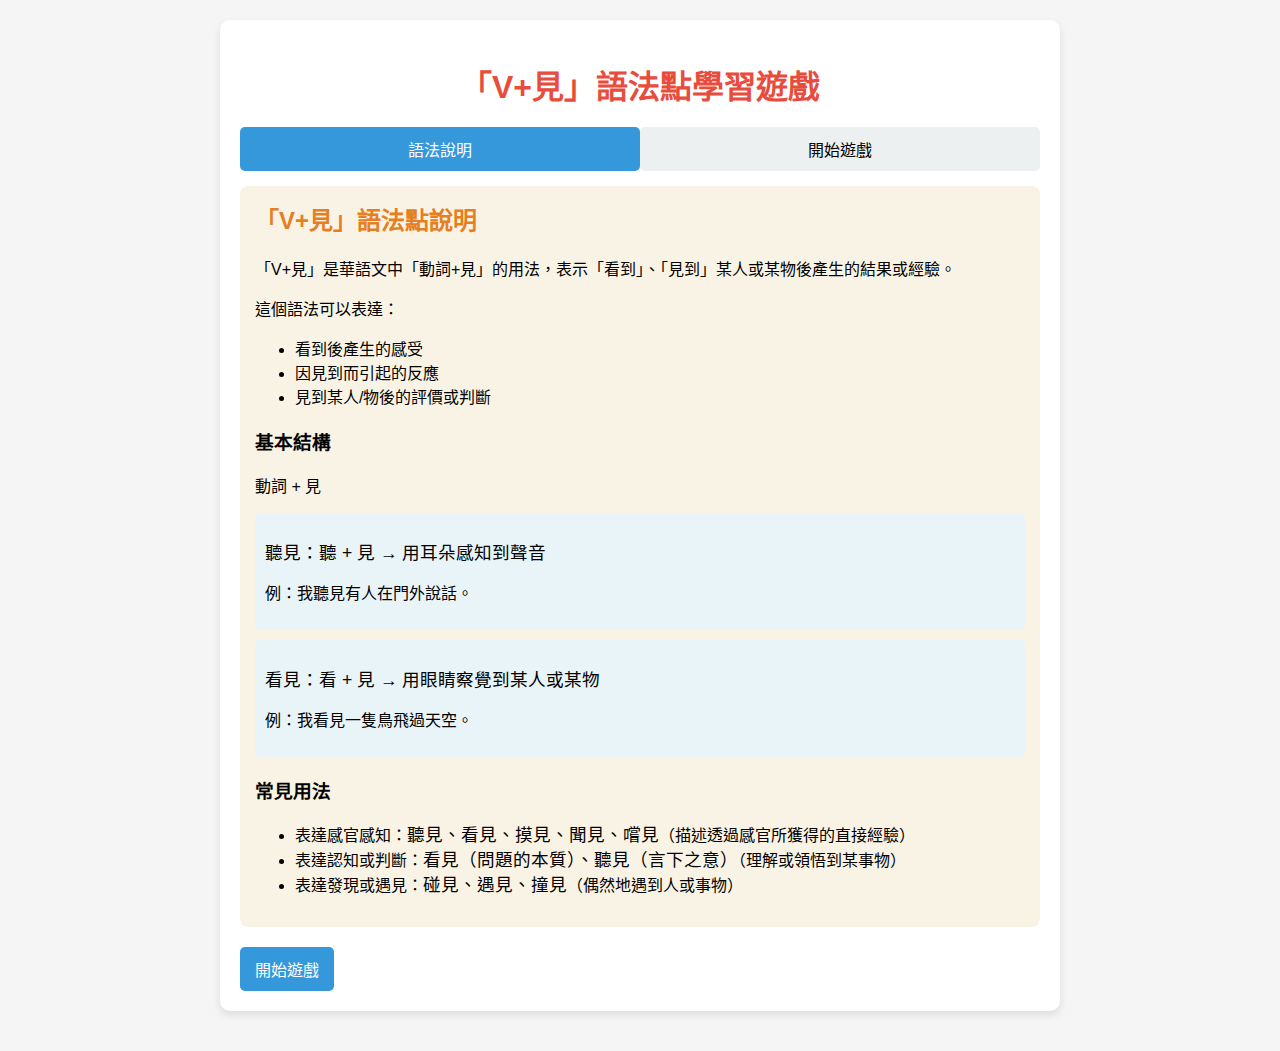
<file: vto.html>
<!DOCTYPE html>
<html lang="zh-TW">
<head>
    <meta charset="UTF-8">
    <meta name="viewport" content="width=device-width, initial-scale=1.0">
    <title>華語「V+見」語法點學習遊戲</title>
    <style>
        body {
            font-family: 'Noto Sans TC', sans-serif;
            background-color: #f5f5f5;
            margin: 0;
            padding: 20px;
            display: flex;
            flex-direction: column;
            align-items: center;
            min-height: 100vh;
        }
        .container {
            max-width: 800px;
            width: 100%;
            background-color: white;
            border-radius: 10px;
            box-shadow: 0 4px 8px rgba(0, 0, 0, 0.1);
            padding: 20px;
            margin-bottom: 20px;
        }
        h1 {
            color: #e74c3c;
            text-align: center;
            margin-bottom: 20px;
        }
        .explanation {
            background-color: #f9f3e5;
            padding: 15px;
            border-radius: 8px;
            margin-bottom: 20px;
        }
        .explanation h2 {
            color: #e67e22;
            margin-top: 0;
        }
        .example {
            background-color: #e8f4f8;
            padding: 10px;
            border-radius: 5px;
            margin-bottom: 10px;
        }
        .game-container {
            margin-top: 20px;
        }
        .game-header {
            display: flex;
            justify-content: space-between;
            align-items: center;
            margin-bottom: 15px;
        }
        .score {
            font-size: 18px;
            font-weight: bold;
            color: #2980b9;
        }
        .question {
            background-color: #eaf2f8;
            padding: 15px;
            border-radius: 8px;
            margin-bottom: 15px;
        }
        .options {
            display: grid;
            grid-template-columns: 1fr 1fr;
            gap: 10px;
        }
        button {
            padding: 10px 15px;
            border: none;
            border-radius: 5px;
            cursor: pointer;
            font-size: 16px;
            transition: all 0.3s;
        }
        .option-btn {
            background-color: #3498db;
            color: white;
        }
        .option-btn:hover {
            background-color: #2980b9;
        }
        .next-btn {
            background-color: #2ecc71;
            color: white;
            margin-top: 15px;
            display: none;
            width: 100%;
        }
        .next-btn:hover {
            background-color: #27ae60;
        }
        .feedback {
            margin-top: 15px;
            padding: 10px;
            border-radius: 5px;
            text-align: center;
            display: none;
        }
        .correct {
            background-color: #d5f5e3;
            color: #27ae60;
        }
        .incorrect {
            background-color: #fadbd8;
            color: #e74c3c;
        }
        .game-over {
            text-align: center;
            margin-top: 20px;
        }
        .restart-btn {
            background-color: #e74c3c;
            color: white;
            margin-top: 15px;
        }
        .restart-btn:hover {
            background-color: #c0392b;
        }
        .progress-bar {
            width: 100%;
            height: 10px;
            background-color: #ecf0f1;
            border-radius: 5px;
            margin-bottom: 20px;
            overflow: hidden;
        }
        .progress {
            height: 100%;
            background-color: #3498db;
            width: 0%;
            transition: width 0.5s;
        }
        .chinese {
            font-size: 1.1em;
        }
        .tab-buttons {
            display: flex;
            margin-bottom: 15px;
        }
        .tab-btn {
            padding: 10px 15px;
            border: none;
            background-color: #ecf0f1;
            cursor: pointer;
            flex: 1;
        }
        .tab-btn.active {
            background-color: #3498db;
            color: white;
        }
        .tab-content {
            display: none;
        }
        .tab-content.active {
            display: block;
        }
    </style>
</head>
<body>
    <div class="container">
        <h1>「V+見」語法點學習遊戲</h1>
        
        <div class="tab-buttons">
            <button class="tab-btn active" onclick="openTab('explanation')">語法說明</button>
            <button class="tab-btn" onclick="openTab('game')">開始遊戲</button>
        </div>
        
        <div id="explanation" class="tab-content active">
            <div class="explanation">
                <h2>「V+見」語法點說明</h2>
                <p>「V+見」是華語文中「動詞+見」的用法，表示「看到」、「見到」某人或某物後產生的結果或經驗。</p>
                <p>這個語法可以表達：</p>
                <ul>
                    <li>看到後產生的感受</li>
                    <li>因見到而引起的反應</li>
                    <li>見到某人/物後的評價或判斷</li>
                </ul>
                
                <h3>基本結構</h3>
                <p>動詞 + 見</p>
                
                <div class="example">
                    <p><span class="chinese">聽見：聽 + 見 → 用耳朵感知到聲音</span></p>
                    <p>例：我聽見有人在門外說話。</p>
                </div>
                
                <div class="example">
                    <p><span class="chinese">看見：看 + 見 → 用眼睛察覺到某人或某物</span></p>
                    <p>例：我看見一隻鳥飛過天空。</p>
                </div>
                
                <h3>常見用法</h3>
                <ul>
                    <li>表達感官感知：<span class="chinese">聽見、看見、摸見、聞見、嚐見</span>（描述透過感官所獲得的直接經驗）</li>
                    <li>表達認知或判斷：<span class="chinese">看見（問題的本質）、聽見（言下之意）</span>（理解或領悟到某事物）</li>
                    <li>表達發現或遇見：<span class="chinese">碰見、遇見、撞見</span>（偶然地遇到人或事物）</li>
                </ul>
            </div>
            <button class="option-btn" onclick="openTab('game')">開始遊戲</button>
        </div>
        
        <div id="game" class="tab-content">
            <div class="game-container">
                <div class="game-header">
                    <div class="score">分數: <span id="score">0</span></div>
                    <div class="score">問題: <span id="questionNumber">1</span>/<span id="totalQuestions">10</span></div>
                </div>
                
                <div class="progress-bar">
                    <div class="progress" id="progress"></div>
                </div>
                
                <div class="question" id="question">
                    <!-- 問題將在這裡動態插入 -->
                </div>
                
                <div class="options" id="options">
                    <!-- 選項將在這裡動態插入 -->
                </div>
                
                <div class="feedback" id="feedback">
                    <!-- 回饋訊息將在這裡動態插入 -->
                </div>
                
                <button class="next-btn" id="nextBtn">下一題</button>
                
                <div class="game-over" id="gameOver" style="display:none;">
                    <h2>遊戲結束!</h2>
                    <p>你的最終得分: <span id="finalScore">0</span>/<span id="maxScore">10</span></p>
                    <button class="restart-btn" onclick="restartGame()">再玩一次</button>
                    <button class="option-btn" onclick="openTab('explanation')">回到說明</button>
                </div>
            </div>
        </div>
    </div>

    <script>
        // 題目資料
        const questions = [
            {
                text: "「我________教室裡有學生在讀書。」哪個選項是正確的「V+見」用法？",
                options: ["看往", "看到", "看見", "看出"],
                correct: 2,
                explanation: "「看見」是正確的「V+見」形式，表示用眼睛察覺到某人或某物。"
            },
            {
                text: "「昨天我在公園裡________王老師。」哪個選項是正確的？",
                options: ["碰到", "碰過", "碰見", "碰上"],
                correct: 2,
                explanation: "「碰見」是正確的「V+見」形式，表示偶然遇到某人。"
            },
            {
                text: "哪一個不屬於「V+見」的語法結構？",
                options: ["聽見", "看見", "摸見", "推測"],
                correct: 3,
                explanation: "「推測」不是「V+見」的語法結構，其他三個選項都是感官動詞加上「見」。"
            },
            {
                text: "「我在街上________一位老朋友。」哪個選項最符合偶遇的意思？",
                options: ["看見", "遇見", "發見", "注見"],
                correct: 1,
                explanation: "「遇見」是表達偶然遇到的「V+見」用法，最符合題意。"
            },
            {
                text: "「我________了他的意思。」哪個選項最合適？",
                options: ["聽見", "聽出", "聽到", "聽入"],
                correct: 0,
                explanation: "「聽見」表示通過聽覺感知到內容，符合題意。「聽出」更強調理解言下之意。"
            },
            {
                text: "「他一________書中的錯誤就立刻指出來。」空格中應填入：",
                options: ["看到", "看過", "看見", "看著"],
                correct: 2,
                explanation: "「看見」表示注意到或發現，符合題意。"
            },
            {
                text: "下列哪一個「V+見」結構表示「通過嗅覺感知到」？",
                options: ["嚐見", "摸見", "聞見", "視見"],
                correct: 2,
                explanation: "「聞見」是表示通過嗅覺感知到的「V+見」結構。"
            },
            {
                text: "「我們在黑暗中什麼也________。」填入正確的「V+見」結構：",
                options: ["望見", "看不見", "瞧見", "瞥見"],
                correct: 1,
                explanation: "「看不見」是「V+見」的否定形式，表示視力無法感知。"
            },
            {
                text: "「我________窗外有鳥在唱歌。」哪個選項是正確的？",
                options: ["看見", "聽見", "感見", "讀見"],
                correct: 1,
                explanation: "「聽見」表示通過聽覺感知到聲音，符合題意。"
            },
            {
                text: "下列哪一個不是常見的「V+見」結構？",
                options: ["看見", "聽見", "學見", "遇見"],
                correct: 2,
                explanation: "「學見」不是常見的「V+見」結構，其他三個都是。"
            }
        ];

        let currentQuestion = 0;
        let score = 0;
        let answeredCurrent = false;

        // 初始化遊戲
        function initGame() {
            currentQuestion = 0;
            score = 0;
            showQuestion();
            document.getElementById('score').textContent = score;
            document.getElementById('questionNumber').textContent = currentQuestion + 1;
            document.getElementById('totalQuestions').textContent = questions.length;
            document.getElementById('gameOver').style.display = 'none';
            updateProgress();
        }

        // 顯示問題
        function showQuestion() {
            const question = questions[currentQuestion];
            const questionElement = document.getElementById('question');
            const optionsElement = document.getElementById('options');
            
            questionElement.innerHTML = `<p>${question.text}</p>`;
            optionsElement.innerHTML = '';
            
            answeredCurrent = false;
            document.getElementById('nextBtn').style.display = 'none';
            document.getElementById('feedback').style.display = 'none';
            
            question.options.forEach((option, index) => {
                const button = document.createElement('button');
                button.textContent = option;
                button.className = 'option-btn';
                button.onclick = () => checkAnswer(index);
                optionsElement.appendChild(button);
            });
            
            updateProgress();
        }

        // 檢查答案
        function checkAnswer(answerIndex) {
            if (answeredCurrent) return;
            
            const question = questions[currentQuestion];
            const options = document.querySelectorAll('.option-btn');
            const feedbackElement = document.getElementById('feedback');
            
            answeredCurrent = true;
            
            options.forEach(btn => {
                btn.disabled = true;
            });
            
            if (answerIndex === question.correct) {
                options[answerIndex].style.backgroundColor = '#27ae60';
                feedbackElement.textContent = `正確! ${question.explanation}`;
                feedbackElement.className = 'feedback correct';
                score++;
                document.getElementById('score').textContent = score;
            } else {
                options[answerIndex].style.backgroundColor = '#e74c3c';
                options[question.correct].style.backgroundColor = '#27ae60';
                feedbackElement.textContent = `不正確。${question.explanation}`;
                feedbackElement.className = 'feedback incorrect';
            }
            
            feedbackElement.style.display = 'block';
            
            if (currentQuestion < questions.length - 1) {
                document.getElementById('nextBtn').style.display = 'block';
            } else {
                endGame();
            }
        }

        // 下一題
        document.getElementById('nextBtn').addEventListener('click', () => {
            currentQuestion++;
            document.getElementById('questionNumber').textContent = currentQuestion + 1;
            showQuestion();
        });

        // 結束遊戲
        function endGame() {
            document.getElementById('gameOver').style.display = 'block';
            document.getElementById('finalScore').textContent = score;
            document.getElementById('maxScore').textContent = questions.length;
        }

        // 重新開始遊戲
        function restartGame() {
            initGame();
        }

        // 更新進度條
        function updateProgress() {
            const progressPercent = ((currentQuestion + 1) / questions.length) * 100;
            document.getElementById('progress').style.width = `${progressPercent}%`;
        }

        // 切換標籤頁
        function openTab(tabName) {
            const tabContents = document.getElementsByClassName('tab-content');
            for (let i = 0; i < tabContents.length; i++) {
                tabContents[i].classList.remove('active');
            }
            
            const tabButtons = document.getElementsByClassName('tab-btn');
            for (let i = 0; i < tabButtons.length; i++) {
                tabButtons[i].classList.remove('active');
            }
            
            document.getElementById(tabName).classList.add('active');
            document.querySelector(`.tab-btn[onclick="openTab('${tabName}')"]`).classList.add('active');
            
            if (tabName === 'game') {
                initGame();
            }
        }

        // 初始化
        initGame();
    </script>
</body>
</html>
</file>
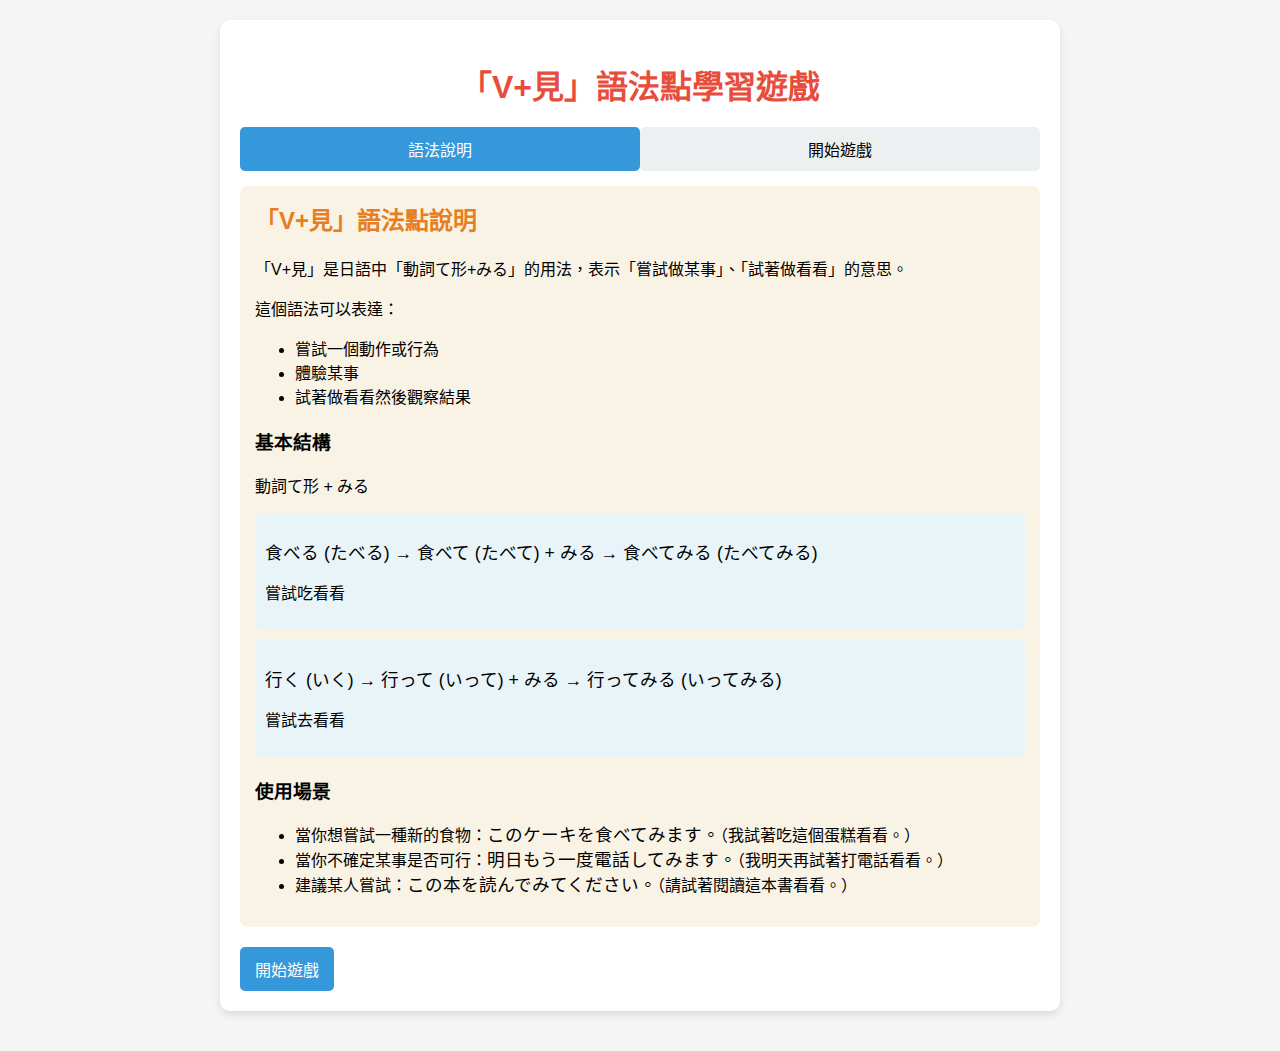
<file: vtojp.html>
<!DOCTYPE html>
<html lang="zh-TW">
<head>
    <meta charset="UTF-8">
    <meta name="viewport" content="width=device-width, initial-scale=1.0">
    <title>「V+見」語法點學習遊戲</title>
    <style>
        body {
            font-family: 'Noto Sans TC', sans-serif;
            background-color: #f5f5f5;
            margin: 0;
            padding: 20px;
            display: flex;
            flex-direction: column;
            align-items: center;
            min-height: 100vh;
        }
        .container {
            max-width: 800px;
            width: 100%;
            background-color: white;
            border-radius: 10px;
            box-shadow: 0 4px 8px rgba(0, 0, 0, 0.1);
            padding: 20px;
            margin-bottom: 20px;
        }
        h1 {
            color: #e74c3c;
            text-align: center;
            margin-bottom: 20px;
        }
        .explanation {
            background-color: #f9f3e5;
            padding: 15px;
            border-radius: 8px;
            margin-bottom: 20px;
        }
        .explanation h2 {
            color: #e67e22;
            margin-top: 0;
        }
        .example {
            background-color: #e8f4f8;
            padding: 10px;
            border-radius: 5px;
            margin-bottom: 10px;
        }
        .game-container {
            margin-top: 20px;
        }
        .game-header {
            display: flex;
            justify-content: space-between;
            align-items: center;
            margin-bottom: 15px;
        }
        .score {
            font-size: 18px;
            font-weight: bold;
            color: #2980b9;
        }
        .question {
            background-color: #eaf2f8;
            padding: 15px;
            border-radius: 8px;
            margin-bottom: 15px;
        }
        .options {
            display: grid;
            grid-template-columns: 1fr 1fr;
            gap: 10px;
        }
        button {
            padding: 10px 15px;
            border: none;
            border-radius: 5px;
            cursor: pointer;
            font-size: 16px;
            transition: all 0.3s;
        }
        .option-btn {
            background-color: #3498db;
            color: white;
        }
        .option-btn:hover {
            background-color: #2980b9;
        }
        .next-btn {
            background-color: #2ecc71;
            color: white;
            margin-top: 15px;
            display: none;
            width: 100%;
        }
        .next-btn:hover {
            background-color: #27ae60;
        }
        .feedback {
            margin-top: 15px;
            padding: 10px;
            border-radius: 5px;
            text-align: center;
            display: none;
        }
        .correct {
            background-color: #d5f5e3;
            color: #27ae60;
        }
        .incorrect {
            background-color: #fadbd8;
            color: #e74c3c;
        }
        .game-over {
            text-align: center;
            margin-top: 20px;
        }
        .restart-btn {
            background-color: #e74c3c;
            color: white;
            margin-top: 15px;
        }
        .restart-btn:hover {
            background-color: #c0392b;
        }
        .progress-bar {
            width: 100%;
            height: 10px;
            background-color: #ecf0f1;
            border-radius: 5px;
            margin-bottom: 20px;
            overflow: hidden;
        }
        .progress {
            height: 100%;
            background-color: #3498db;
            width: 0%;
            transition: width 0.5s;
        }
        .japanese {
            font-size: 1.1em;
        }
        .tab-buttons {
            display: flex;
            margin-bottom: 15px;
        }
        .tab-btn {
            padding: 10px 15px;
            border: none;
            background-color: #ecf0f1;
            cursor: pointer;
            flex: 1;
        }
        .tab-btn.active {
            background-color: #3498db;
            color: white;
        }
        .tab-content {
            display: none;
        }
        .tab-content.active {
            display: block;
        }
    </style>
</head>
<body>
    <div class="container">
        <h1>「V+見」語法點學習遊戲</h1>
        
        <div class="tab-buttons">
            <button class="tab-btn active" onclick="openTab('explanation')">語法說明</button>
            <button class="tab-btn" onclick="openTab('game')">開始遊戲</button>
        </div>
        
        <div id="explanation" class="tab-content active">
            <div class="explanation">
                <h2>「V+見」語法點說明</h2>
                <p>「V+見」是日語中「動詞て形+みる」的用法，表示「嘗試做某事」、「試著做看看」的意思。</p>
                <p>這個語法可以表達：</p>
                <ul>
                    <li>嘗試一個動作或行為</li>
                    <li>體驗某事</li>
                    <li>試著做看看然後觀察結果</li>
                </ul>
                
                <h3>基本結構</h3>
                <p>動詞て形 + みる</p>
                
                <div class="example">
                    <p><span class="japanese">食べる (たべる) → 食べて (たべて) + みる → 食べてみる (たべてみる)</span></p>
                    <p>嘗試吃看看</p>
                </div>
                
                <div class="example">
                    <p><span class="japanese">行く (いく) → 行って (いって) + みる → 行ってみる (いってみる)</span></p>
                    <p>嘗試去看看</p>
                </div>
                
                <h3>使用場景</h3>
                <ul>
                    <li>當你想嘗試一種新的食物：<span class="japanese">このケーキを食べてみます。</span>（我試著吃這個蛋糕看看。）</li>
                    <li>當你不確定某事是否可行：<span class="japanese">明日もう一度電話してみます。</span>（我明天再試著打電話看看。）</li>
                    <li>建議某人嘗試：<span class="japanese">この本を読んでみてください。</span>（請試著閱讀這本書看看。）</li>
                </ul>
            </div>
            <button class="option-btn" onclick="openTab('game')">開始遊戲</button>
        </div>
        
        <div id="game" class="tab-content">
            <div class="game-container">
                <div class="game-header">
                    <div class="score">分數: <span id="score">0</span></div>
                    <div class="score">問題: <span id="questionNumber">1</span>/<span id="totalQuestions">10</span></div>
                </div>
                
                <div class="progress-bar">
                    <div class="progress" id="progress"></div>
                </div>
                
                <div class="question" id="question">
                    <!-- 問題將在這裡動態插入 -->
                </div>
                
                <div class="options" id="options">
                    <!-- 選項將在這裡動態插入 -->
                </div>
                
                <div class="feedback" id="feedback">
                    <!-- 回饋訊息將在這裡動態插入 -->
                </div>
                
                <button class="next-btn" id="nextBtn">下一題</button>
                
                <div class="game-over" id="gameOver" style="display:none;">
                    <h2>遊戲結束!</h2>
                    <p>你的最終得分: <span id="finalScore">0</span>/<span id="maxScore">10</span></p>
                    <button class="restart-btn" onclick="restartGame()">再玩一次</button>
                    <button class="option-btn" onclick="openTab('explanation')">回到說明</button>
                </div>
            </div>
        </div>
    </div>

    <script>
        // 題目資料
        const questions = [
            {
                text: "將「食べる」(吃)轉換為「V+見」形式",
                options: ["食べてみる", "食べみる", "食べるみる", "食べってみる"],
                correct: 0,
                explanation: "「食べる」的て形是「食べて」，所以正確答案是「食べてみる」(試著吃看看)"
            },
            {
                text: "「私はこの店で寿司を________。」(我想在這家店試著吃壽司看看。)",
                options: ["食べます", "食べてみます", "食べるみます", "食べでみます"],
                correct: 1,
                explanation: "表達「試著吃看看」，應該用「食べてみます」"
            },
            {
                text: "將「行く」(去)轉換為「V+見」形式",
                options: ["行くみる", "行きみる", "行ってみる", "行くってみる"],
                correct: 2,
                explanation: "「行く」的て形是「行って」，所以正確答案是「行ってみる」(試著去看看)"
            },
            {
                text: "「この服を________。」(我想試穿這件衣服看看。)",
                options: ["着ます", "着みます", "着てみます", "着るみます"],
                correct: 2,
                explanation: "「着る」(穿)的て形加上「みる」，正確形式是「着てみます」"
            },
            {
                text: "將「書く」(寫)轉換為「V+見」形式",
                options: ["書いてみる", "書くみる", "書きみる", "書かてみる"],
                correct: 0,
                explanation: "「書く」的て形是「書いて」，所以正確答案是「書いてみる」(試著寫看看)"
            },
            {
                text: "「明日もう一度________。」(明天再試著打電話看看。)",
                options: ["電話します", "電話みます", "電話してみる", "電話してみます"],
                correct: 3,
                explanation: "「電話する」的て形加上「みます」，正確形式是「電話してみます」"
            },
            {
                text: "哪一個選項正確使用了「V+見」語法？",
                options: ["新しい料理を作ります", "新しい料理を作るみます", "新しい料理を作ってみます", "新しい料理をみて作ります"],
                correct: 2,
                explanation: "正確使用「V+見」語法的是「作ってみます」(試著做看看)"
            },
            {
                text: "「あなたも一緒に映画を________？」(你也要一起試著看電影嗎？)",
                options: ["見る", "見てみる", "見みる", "見るみる"],
                correct: 1,
                explanation: "「見る」(看)的て形加上「みる」，正確形式是「見てみる」"
            },
            {
                text: "將「聞く」(問、聽)轉換為「V+見」命令形式「~てみて」",
                options: ["聞くみて", "聞いみて", "聞いてみて", "聞きみて"],
                correct: 2,
                explanation: "「聞く」的て形是「聞いて」，命令形式是「聞いてみて」(試著問問看)"
            },
            {
                text: "「この本を________ください。」(請試著閱讀這本書看看。)",
                options: ["読む", "読んでみて", "読みみて", "読むみて"],
                correct: 1,
                explanation: "「読む」(讀)的て形加上「みて」，正確的禮貌請求形式是「読んでみてください」"
            }
        ];

        let currentQuestion = 0;
        let score = 0;
        let answeredCurrent = false;

        // 初始化遊戲
        function initGame() {
            currentQuestion = 0;
            score = 0;
            showQuestion();
            document.getElementById('score').textContent = score;
            document.getElementById('questionNumber').textContent = currentQuestion + 1;
            document.getElementById('totalQuestions').textContent = questions.length;
            document.getElementById('gameOver').style.display = 'none';
            updateProgress();
        }

        // 顯示問題
        function showQuestion() {
            const question = questions[currentQuestion];
            const questionElement = document.getElementById('question');
            const optionsElement = document.getElementById('options');
            
            questionElement.innerHTML = `<p>${question.text}</p>`;
            optionsElement.innerHTML = '';
            
            answeredCurrent = false;
            document.getElementById('nextBtn').style.display = 'none';
            document.getElementById('feedback').style.display = 'none';
            
            question.options.forEach((option, index) => {
                const button = document.createElement('button');
                button.textContent = option;
                button.className = 'option-btn';
                button.onclick = () => checkAnswer(index);
                optionsElement.appendChild(button);
            });
            
            updateProgress();
        }

        // 檢查答案
        function checkAnswer(answerIndex) {
            if (answeredCurrent) return;
            
            const question = questions[currentQuestion];
            const options = document.querySelectorAll('.option-btn');
            const feedbackElement = document.getElementById('feedback');
            
            answeredCurrent = true;
            
            options.forEach(btn => {
                btn.disabled = true;
            });
            
            if (answerIndex === question.correct) {
                options[answerIndex].style.backgroundColor = '#27ae60';
                feedbackElement.textContent = `正確! ${question.explanation}`;
                feedbackElement.className = 'feedback correct';
                score++;
                document.getElementById('score').textContent = score;
            } else {
                options[answerIndex].style.backgroundColor = '#e74c3c';
                options[question.correct].style.backgroundColor = '#27ae60';
                feedbackElement.textContent = `不正確。${question.explanation}`;
                feedbackElement.className = 'feedback incorrect';
            }
            
            feedbackElement.style.display = 'block';
            
            if (currentQuestion < questions.length - 1) {
                document.getElementById('nextBtn').style.display = 'block';
            } else {
                endGame();
            }
        }

        // 下一題
        document.getElementById('nextBtn').addEventListener('click', () => {
            currentQuestion++;
            document.getElementById('questionNumber').textContent = currentQuestion + 1;
            showQuestion();
        });

        // 結束遊戲
        function endGame() {
            document.getElementById('gameOver').style.display = 'block';
            document.getElementById('finalScore').textContent = score;
            document.getElementById('maxScore').textContent = questions.length;
        }

        // 重新開始遊戲
        function restartGame() {
            initGame();
        }

        // 更新進度條
        function updateProgress() {
            const progressPercent = ((currentQuestion + 1) / questions.length) * 100;
            document.getElementById('progress').style.width = `${progressPercent}%`;
        }

        // 切換標籤頁
        function openTab(tabName) {
            const tabContents = document.getElementsByClassName('tab-content');
            for (let i = 0; i < tabContents.length; i++) {
                tabContents[i].classList.remove('active');
            }
            
            const tabButtons = document.getElementsByClassName('tab-btn');
            for (let i = 0; i < tabButtons.length; i++) {
                tabButtons[i].classList.remove('active');
            }
            
            document.getElementById(tabName).classList.add('active');
            document.querySelector(`.tab-btn[onclick="openTab('${tabName}')"]`).classList.add('active');
            
            if (tabName === 'game') {
                initGame();
            }
        }

        // 初始化
        initGame();
    </script>
</body>
</file>
<file: styles.css>
/* Base Styles */
body {
    margin: 0;
    font-family: "Noto Serif TC", serif;
    font-optical-sizing: auto;
    background-color: #2d4234;
    color: white;
}

/* Navigation */
.navbar {
    position: fixed;
    display: flex;
    justify-content: space-between;
    align-items: center;
    padding: 1.2rem 2rem;
    top: 0;
    width: 100%;
    background-color: rgba(45, 66, 52, 0.9);
    z-index: 1000;
    box-sizing: border-box;
    transition: all 0.4s ease;
}

.navbar.scrolled {
    padding: 0.8rem 2rem;
    background-color: rgba(45, 66, 52, 0.95);
    box-shadow: 0 5px 20px rgba(0, 0, 0, 0.1);
}

.navbar-toggler {
    background-color: #fff;
}

.logo {
    display: flex;
    align-items: center;
    text-decoration: none;
    color: #ffffff;
}

.logo-icon {
    width: 40px;
    height: 40px;
    background-image: url('image/0xchaLogo.webp');
    background-size: cover;
    background-position: center;
    margin-right: 10px;
}

.logo-text {
    font-size: 1.5rem;
    font-family: "Black Ops One", serif;
    font-weight: 400;
    font-style: normal;
}

.navigation a {
    color: white;
    text-decoration: none;
    margin-left: 2rem;
    font-size: 1rem;
    transition: all 0.3s cubic-bezier(0.4, 0, 0.2, 1);
    position: relative;
    font-weight: 500;
    padding: 0.5rem 1rem;
    border-radius: 5px;
}

.navigation a:hover {
    color: #ffd700;
    background-color: rgba(255, 255, 255, 0.1);
    transform: translateY(-2px);
    box-shadow: 0 4px 8px rgba(0, 0, 0, 0.2);
}

.navigation a:active {
    transform: translateY(0);
    box-shadow: 0 2px 4px rgba(0, 0, 0, 0.1);
}

.nav-link::after {
    content: '';
    position: absolute;
    bottom: 0;
    left: 50%;
    width: 0;
    height: 2px;
    background-color: #ffd700;
    transition: all 0.3s cubic-bezier(0.4, 0, 0.2, 1);
    transform: translateX(-50%);
}

.nav-link:hover::after {
    width: 80%;
}

/* Hero Section */
.hero {
    display: flex;
    flex-direction: column;
    align-items: center;
    justify-content: center;
    text-align: center;
    padding: 3rem 2rem;
    position: relative;
    height: 100vh;
    box-sizing: border-box;
    overflow: hidden;
}

.hero-content {
    position: relative;
    width: 100%;
    max-width: 1200px;
    margin: 0 auto;
    text-align: center;
    display: flex;
    flex-direction: column;
    justify-content: center;
    align-items: center;
}

.photo-container {
    position: relative;
    z-index: 1;
    margin: 2rem 0;
    right: 25%;
    top: -20%;
}

.profile-photo {
    width: 90%;
    max-width: 400px;
    border-radius: 10px;
    filter: grayscale(80%);
    transition: all 0.5s ease;
}

.profile-photo:hover {
    filter: grayscale(0%);
    transform: scale(1.02);
}

.holtwood-one-sc-regular {
    font-family: "Holtwood One SC", serif;
    font-weight: 400;
    font-style: normal;
    line-height: 1;
    font-size: 8rem;
    margin: 0;
    position: absolute;
}

.hero-title {
    top: -20%;
    left: 20%;
    color: white;
    -webkit-text-stroke: 5px #000000;
    z-index: 1;
    text-align: right;
    transition: all 0.8s cubic-bezier(0.4, 0, 0.2, 1);
    text-shadow: 2px 2px 15px rgba(0, 0, 0, 0.3);
}

.hero-title:hover {
    text-shadow: 4px 4px 20px rgba(0, 0, 0, 0.5);
    transform: scale(1.02);
}

.hero-subtitle {
    bottom: 15%;
    left: 25%;
    color: #1D3A4A;
    -webkit-text-stroke: 5px #FFD600;
    z-index: 0;
    text-align: right;
    transition: all 0.8s cubic-bezier(0.4, 0, 0.2, 1);
    text-shadow: 2px 2px 15px rgba(0, 0, 0, 0.3);
}

.hero-subtitle:hover {
    text-shadow: 4px 4px 20px rgba(0, 0, 0, 0.5);
    transform: scale(1.02);
}

.description-container {
    position: absolute;
    bottom: -5%;
    left: 0;
    width: 100%;
    height: 20rem;
    padding: 1rem 2rem;
    box-sizing: border-box;
    background-color: #7B7B7C;
    z-index: 0;
    transition: all 0.5s cubic-bezier(0.4, 0, 0.2, 1);
}

.description {
    font-family: "Noto Serif TC", serif;
    font-optical-sizing: auto;
    font-size: 1.2rem;
    line-height: 1.6;
    text-align: left;
    max-width: 600px;
    margin: 2% 5% 0 20%;
}

.skills-container {
    display: flex;
    flex-wrap: wrap;
    justify-content: center;
    gap: 1rem;
    margin-top: 1.5rem;
}

.skill-tag {
    background-color: rgba(255, 255, 255, 0.1);
    color: white;
    padding: 0.5rem 1rem;
    border-radius: 50px;
    font-size: 0.9rem;
    transition: all 0.4s cubic-bezier(0.175, 0.885, 0.32, 1.275);
    border: 1px solid rgba(255, 255, 255, 0.2);
    box-shadow: 0 2px 4px rgba(0, 0, 0, 0.1);
}

.skill-tag:hover {
    background-color: rgba(255, 255, 255, 0.2);
    transform: scale(1.05);
    border-color: rgba(255, 255, 255, 0.4);
    box-shadow: 0 4px 8px rgba(0, 0, 0, 0.2);
    color: #ffd700;
}

/* About Section */
#about {
    background-color: #FBF8F0;
    height: 100vh;
    position: relative;
    overflow: hidden;
}

#about::before {
    content: '';
    position: absolute;
    top: 0;
    left: 0;
    width: 100%;
    height: 100%;
    background: linear-gradient(135deg, rgba(255, 255, 255, 0.05) 0%, rgba(255, 255, 255, 0) 100%);
    z-index: 0;
}

.about-title {
    text-align: left;
    color: #000000;
    font-family: "Noto Serif TC", serif;
    font-optical-sizing: auto;
    font-style: normal;
    font-size: 6rem;
    max-width: 600px;
    font-weight: 700;
    position: relative;
}

.about-title::after {
    content: '';
    position: absolute;
    bottom: -15px;
    left: 0;
    width: 80px;
    height: 4px;
    background-color: #000;
}

.about-content {
    text-align: left;
    color: #000000;
    font-family: "Noto Serif TC", serif;
    font-optical-sizing: auto;
    font-style: normal;
    font-size: 1.5rem;
    max-width: 600px;
}

#about-img {
    border-radius: 15px;
    box-shadow: 0 10px 30px rgba(0, 0, 0, 0.2);
    transition: all 0.5s ease;
}

#about-img:hover {
    transform: scale(1.03) rotate(1deg);
}

/* Contact Section */
.contact {
    font-family: "Noto Serif TC", serif;
    font-optical-sizing: auto;
    font-style: normal;
    text-align: left;
    color: #000000;
    margin-top: 10%;
    position: relative;
    z-index: 1;
}

.contact h4 {
    font-weight: 900;
    font-size: 2rem;
    margin-bottom: 1.5rem;
    position: relative;
}

.contact h4::after {
    content: '';
    position: absolute;
    bottom: -10px;
    left: 0;
    width: 50px;
    height: 3px;
    background-color: #2d4234;
}

.contact .content {
    display: block;
    font-size: 1.5rem;
    text-decoration: none;
    color: #2d4234;
    transition: all 0.3s ease;
    margin-bottom: 1rem;
    padding: 0.5rem 1rem;
    position: relative;
    border-radius: 5px;
}

.contact .content i {
    width: 30px;
    text-align: center;
    margin-right: 1rem;
    color: #2d4234;
    transition: all 0.3s ease;
}

.contact .content:hover {
    color: #ffd700;
    text-decoration: none;
    transform: translateX(10px);
    background-color: rgba(45, 66, 52, 0.1);
}

.contact .content:hover i {
    color: #ffd700;
    transform: scale(1.1);
}

.contact .content:active {
    transform: translateX(5px);
    transition: all 0.1s ease;
}

/* Experience Section */
#expe {
    background-color: #2d4234;
}

.section {
    padding: 4rem 2rem;
    text-align: center;
    min-height: 100vh;
}

.section-heading {
    position: relative;
    text-align: center;
    padding-bottom: 1.5rem;
    margin-bottom: 3rem;
}

.section-heading::after {
    content: '';
    position: absolute;
    bottom: 0;
    left: 50%;
    transform: translateX(-50%);
    width: 100px;
    height: 4px;
    background-color: rgba(255, 255, 255, 0.3);
}

.card-body {
    background-color: #F8F8F0;
    display: block;
}

.timeline-img-container {
    position: relative;
    display: inline-block;
    cursor: pointer;
    transition: all 0.5s ease;
}

.timeline-img-container:hover {
    transform: translateY(-8px);
}

.timeline-img-container img {
    max-width: 100%;
}

.timeline-img-container h2 {
    transform: translateY(-35vh);
    color: #ffffff;
    font-weight: 800;
    opacity: 1;
}

.timeline-img-container::before {
    content: "";
    position: absolute;
    top: 0;
    left: 0;
    width: 100%;
    height: 100%;
    opacity: 0;
    background-color: rgba(0, 0, 0, 0.5);
    pointer-events: none;
    transition: opacity 0.3s ease-in-out;
}

.timeline-img-container:hover::before {
    display: inline-block;
    content: attr(data-text);
    color: #ffbf00;
    font-size: 500%;
    font-weight: 900;
    align-content: center;
    opacity: 1;
}

/* Modal Styles */
.modal-title {
    text-align: left;
}

.modal-content {
    background-color: #2d4234;
    opacity: 0.9;
}

.modal-body p {
    font-size: 1vw;
}

/* Portfolio Section */
#Portfolio {
    background-color: #FBF8F0;
    color: #000000;
}

#Portfolio h2 {
    font-size: 5vw;
    font-weight: 700;
}

#Portfolio h3 {
    font-size: 2vw;
    font-weight: 600;
}

.carousel-inner {
    max-height: 70vh;
}

.carousel-item {
    max-height: 70vh;
    position: relative;
    overflow: hidden;
    align-items: center;
    justify-content: center;
    border-radius: 15px;
}

.carousel-item img {
    transform: translateY(-25%);
}

#Portfolio .carousel-item::after {
    content: "";
    position: absolute;
    top: 0;
    left: 0;
    width: 100%;
    height: 100%;
    background-color: rgba(0, 0, 0, 0.5);
    pointer-events: none;
    z-index: 1;
}

#Portfolio .carousel-caption {
    z-index: 2;
    color: white;
    text-shadow: 1px 1px 3px rgba(0, 0, 0, 0.8);
}

#Portfolio .carousel-caption h5,
#Portfolio .carousel-caption p {
    color: white !important;
}

/* Footer */
footer {
    text-align: center;
    padding: 2rem 0;
    background-color: rgba(26, 42, 32, 0.9);
    position: relative;
}

.social-links {
    display: flex;
    justify-content: center;
    gap: 1.5rem;
    margin-bottom: 1.5rem;
}

.social-link {
    color: white;
    font-size: 1.5rem;
    transition: all 0.3s ease;
}

.social-link:hover {
    color: rgba(255, 255, 255, 0.7);
    transform: translateY(-5px);
}

/* Scroll Top Button */
#scroll-top-btn {
    display: none;
    position: fixed;
    bottom: 20px;
    right: 20px;
    padding: 10px 15px;
    background-color: #ffd700;
    color: #2d4234;
    border: none;
    border-radius: 5px;
    cursor: pointer;
    font-size: 1rem;
    transition: background-color 0.3s ease;
}

#scroll-top-btn:hover {
    background-color: #e6b800;
}

/* Responsive Design */
@media (max-width: 768px) {
    [class*="col-"] {
        width: 100%;
    }

    .profile-photo {
        max-width: 12rem;
    }

    .hero {
        max-height: 30em;
    }

    .hero-title {
        font-size: 3rem;
        -webkit-text-stroke: 0.5px #000000;
        left: 5%;
    }

    .hero-subtitle {
        font-size: 3rem;
        -webkit-text-stroke: 0.5px #FFD600;
        left: 5%;
        bottom: 25%;
    }

    .hero-content {
        flex-direction: column;
        text-align: center;
    }

    .description-container {
        padding: 15px;
        font-size: 14px;
        max-height: 40%;
        transform: translateY(15%);
        margin: 2rem 1rem 0;
    }

    .description {
        margin: auto;
        text-align: center;
        font-size: 3.5vw;
    }

    #about-img {
        opacity: 1;
        max-width: 50vw;
    }

    .about-title {
        font-size: 12vw;
    }

    .about-content {
        font-size: 5vw;
    }

    .contact h4 {
        font-size: 5vw;
    }

    .contact .content {
        font-size: 4vw;
    }

    .timeline-img-container:hover::before {
        font-size: 4vw;
    }

    #Portfolio h2 {
        font-size: 6vw;
        font-weight: 500;
    }

    .carousel-item {
        max-height: 100vh;
    }
}
</file>
<file: expool.css>
/* 作品集頁面樣式 */
body {
    background-color: #f8f9fa;
    color: #212529;
    font-family: 'Noto Sans TC', sans-serif;
}

.portfolio-header {
    height: 60vh;
    background: linear-gradient(135deg, #2d4234 0%, #1a2a20 100%);
    color: white;
    display: flex;
    align-items: center;
    justify-content: center;
    margin-bottom: 2rem;
    position: relative;
    overflow: hidden;
}

.portfolio-title {
    font-family: 'Holtwood One SC', serif;
    font-size: 3.5rem;
    text-align: center;
    text-shadow: 2px 2px 8px rgba(0, 0, 0, 0.5);
    z-index: 2;
}

.portfolio-subtitle {
    font-family: 'Noto Serif TC', serif;
    font-size: 1.5rem;
    opacity: 0.8;
    margin-top: 1rem;
    text-align: center;
    z-index: 2;
}

.filter-container {
    display: flex;
    justify-content: center;
    margin: 2rem 0;
    flex-wrap: wrap;
}

.filter-btn {
    background-color: #fff;
    border: 1px solid #2d4234;
    color: #2d4234;
    padding: 0.5rem 1.5rem;
    margin: 0.5rem;
    border-radius: 30px;
    cursor: pointer;
    transition: all 0.3s ease;
    font-weight: 500;
}

.filter-btn:hover, .filter-btn.active {
    background-color: #2d4234;
    color: white;
}

.portfolio-items {
    display: grid;
    grid-template-columns: repeat(auto-fill, minmax(300px, 1fr));
    gap: 2rem;
    padding: 0 2rem;
}

.portfolio-item {
    background: white;
    border-radius: 10px;
    overflow: hidden;
    box-shadow: 0 5px 15px rgba(0,0,0,0.1);
    transition: transform 0.3s ease, box-shadow 0.3s ease;
    position: relative;
    height: 350px;
}

.portfolio-item:hover {
    transform: translateY(-10px);
    box-shadow: 0 15px 30px rgba(0,0,0,0.15);
}

.portfolio-item-img {
    height: 200px;
    width: 100%;
    object-fit: cover;
    border-top-left-radius: 10px;
    border-top-right-radius: 10px;
}

.portfolio-video-container {
    height: 200px;
    width: 100%;
    overflow: hidden;
    position: relative;
}

.portfolio-video {
    width: 100%;
    height: 100%;
    object-fit: cover;
}

.portfolio-item-content {
    padding: 1.5rem;
}

.portfolio-item-title {
    font-size: 1.25rem;
    font-weight: 700;
    margin-bottom: 0.5rem;
    color: #2d4234;
}

.portfolio-item-category {
    font-size: 0.85rem;
    color: #6c757d;
    margin-bottom: 0.75rem;
    display: block;
}

.portfolio-item-description {
    font-size: 0.95rem;
    line-height: 1.5;
    color: #495057;
}

.portfolio-item-link {
    position: absolute;
    bottom: 1.5rem;
    right: 1.5rem;
    color: #2d4234;
    font-weight: 500;
    text-decoration: none;
    display: flex;
    align-items: center;
    transition: all 0.3s ease;
}

.portfolio-item-link:hover {
    color: #1a2a20;
    transform: translateX(5px);
}

.portfolio-item-link i {
    margin-left: 0.5rem;
}

.section-title {
    text-align: center;
    font-size: 2.5rem;
    margin-bottom: 1rem;
    font-family: 'Holtwood One SC', serif;
    color: #2d4234;
}

.section-description {
    text-align: center;
    max-width: 800px;
    margin: 0 auto 3rem;
    font-size: 1.1rem;
    color: #6c757d;
    line-height: 1.6;
}

.back-to-main {
    position: fixed;
    top: 2rem;
    left: 2rem;
    background-color: #2d4234;
    color: white;
    border: none;
    padding: 0.75rem 1.5rem;
    border-radius: 30px;
    cursor: pointer;
    z-index: 1000;
    display: flex;
    align-items: center;
    box-shadow: 0 2px 10px rgba(0,0,0,0.2);
    transition: all 0.3s ease;
    text-decoration: none;
}

.back-to-main:hover {
    background-color: #1a2a20;
    box-shadow: 0 5px 15px rgba(0,0,0,0.3);
    color: white;
}

.back-to-main i {
    margin-right: 0.5rem;
}

.modal-content {
    border-radius: 15px;
}

.modal-header {
    border-bottom: none;
    padding-bottom: 0;
}

.modal-body {
    padding: 1.5rem;
    color: #ffffff;
}

.modal-body .ratio {
    overflow: hidden;
    margin-bottom: 1rem;
}

.modal-body .ratio img {
    width: 100%;
    height: 100%;
    object-fit: cover;
    position: absolute;
    top: 0;
    left: 0;
}

.modal-body img:not(.ratio img), .modal-body video {
    width: 100%;
    border-radius: 10px;
    margin-bottom: 1rem;
}

.modal-footer {
    border-top: none;
    justify-content: center;
}

.hidden {
    display: none;
}

/* 響應式設計 */
@media (max-width: 768px) {
    .portfolio-header {
        height: 40vh;
    }
    
    .portfolio-title {
        font-size: 2.5rem;
    }
    
    .portfolio-subtitle {
        font-size: 1.2rem;
    }
    
    .portfolio-items {
        grid-template-columns: repeat(auto-fill, minmax(250px, 1fr));
        padding: 0 1rem;
    }
}
</file>
